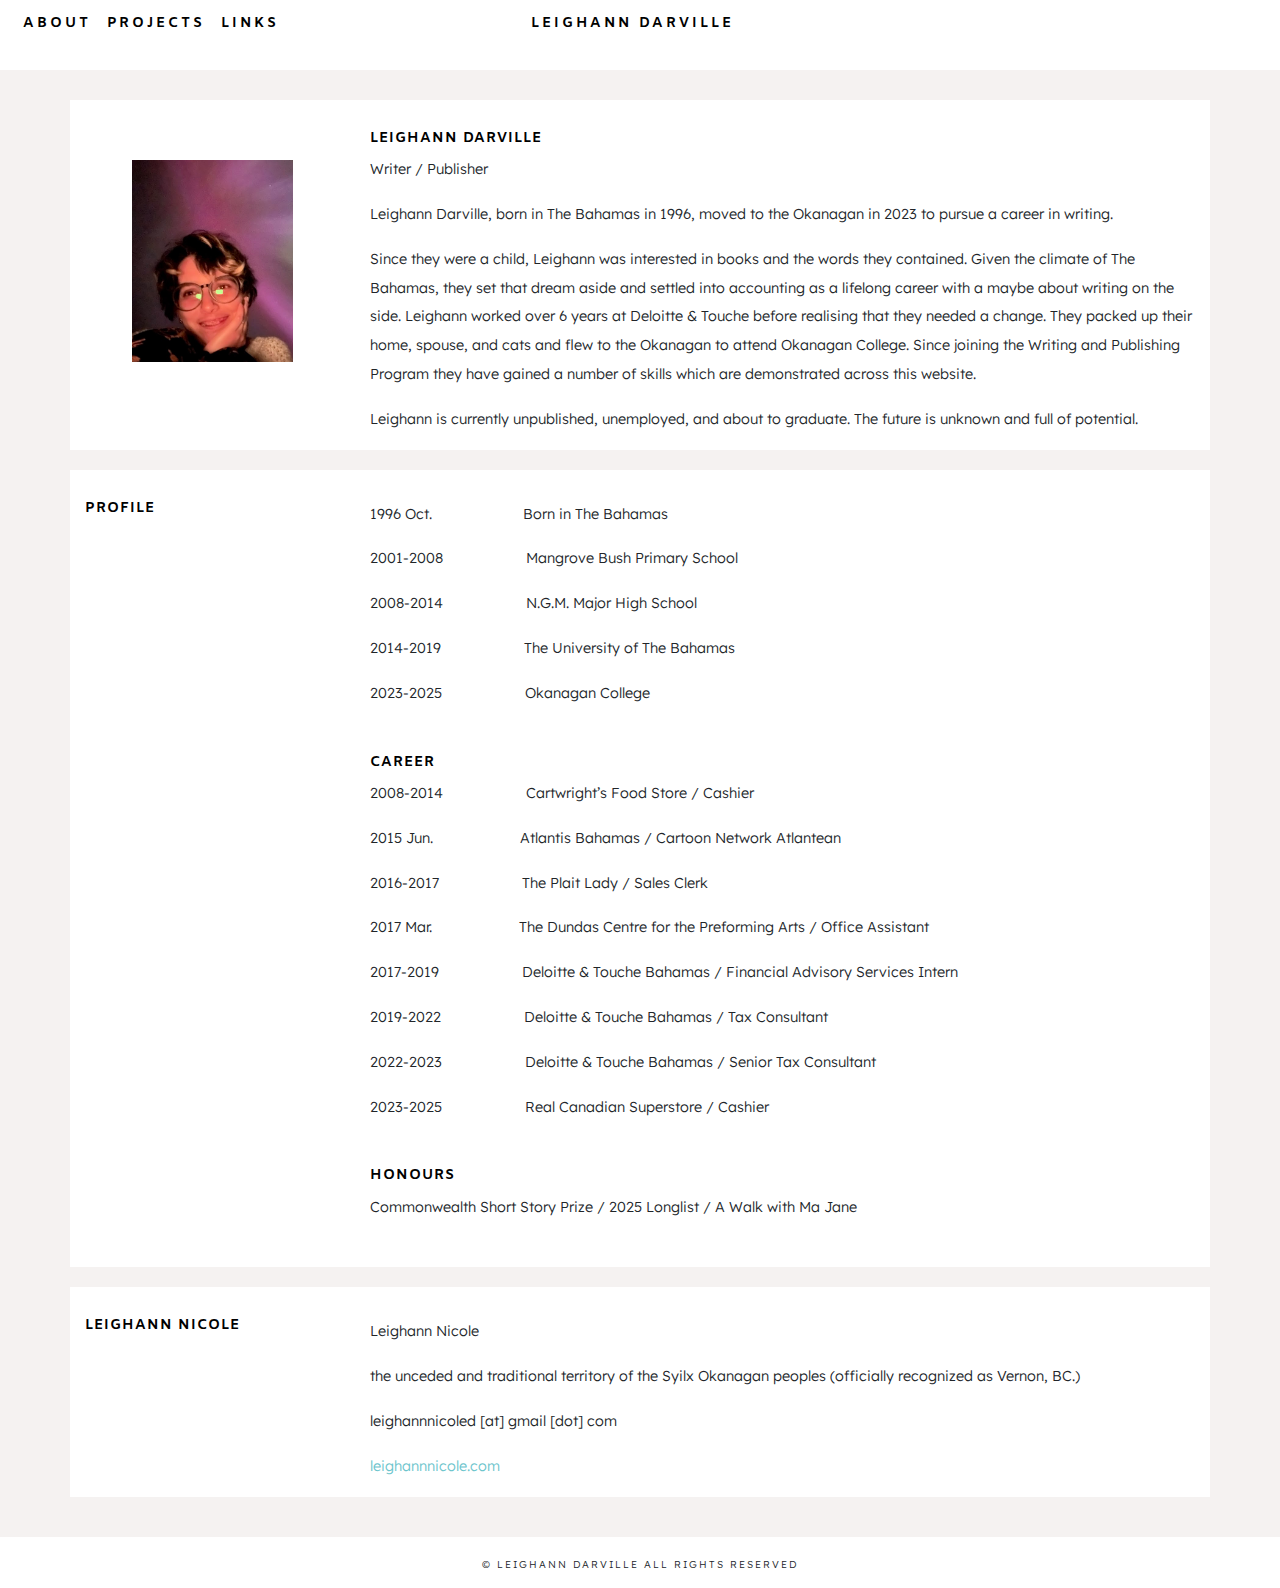
<file: about.html>
<!DOCTYPE html>
<html lang="en">
  <head>
    <meta charset="utf-8">
	<meta http-equiv="X-UA-Compatible" content="IE=edge">
	<meta name="viewport" content="width=device-width, initial-scale=1">
    <title>ABOUT || LEIGHANN DARVILLE</title>
    <!-- Bootstrap -->
	<link href="css/bootstrap-4.4.1.css" rel="stylesheet">
	<link href="custom-styles.css" rel="stylesheet" type="text/css">
	
	  <link rel="preconnect" href="https://fonts.googleapis.com">
	  <link rel="preconnect" href="https://fonts.gstatic.com" crossorigin>
	  <link href="https://fonts.googleapis.com/css2?family=Amiko:wght@400;600;700&family=Lexend:wght@100..900&display=swap" rel="stylesheet">
 
  </head>
  <body style="padding-top: 70px"><!--remove style on pages where you don't need a scroll-->
  	<!-- body code goes here --><!-- #BeginLibraryItem "/Library/nav.lbi" --><nav class="navbar fixed-top navbar-expand-lg navbar-light" style="background-color: white">
		
	<div class="container-fluid">
		
	  <div class="d-flex w-100">
				
	    <button class="navbar-toggler" type="button" data-toggle="collapse" data-target="#navbarSupportedContent1" aria-controls="navbarSupportedContent1" aria-expanded="false" aria-label="Toggle navigation"> <span class="navbar-toggler-icon"></span> </button>

			<div class="navbar-header">			  	
				<a class="navbar-brand" href="index.html">Leighann Darville</a>				
			  </div><!--end of navbar-header-->
				
			<div class="collapse navbar-collapse" id="navbarSupportedContent1">
	      		<ul class="navbar-nav mr-auto">
	        		<li class="nav-item"> <a class="nav-link" href="about.html">About</a> </li>
					<li class="nav-item"> <a class="nav-link" href="projects.html">Projects</a> </li>
	        		<li class="nav-item"> <a class="nav-link" href="links.html">Links</a> </li>
          		</ul>
      		</div><!--end of collaspe-->
			  
	  </div><!--end of d-flex-->
			
	</div><!--end of fluid container-->
		
  	</nav><!--end of navbar--><!-- #EndLibraryItem -->
	  
<div class="container-fluid top-padding" id="gray">
	<div class="container bg-white top-padding">
		<div class="row bottom-margin">
		  
			<aside class="col-md-3 small-pic">			  
	      		<img src="images/profile-pic.jpg" width="527" height="659" alt="picture of leighann under northern lights"/>			
		  	</aside><!--end of aside-->
		  
		<article class="col-md-9">
			<h4>Leighann Darville</h4>
			<p>Writer / Publisher</p>
			<p>Leighann Darville, born in The Bahamas in 1996, moved to the Okanagan in 2023 to pursue a career in writing.</p>
			<p>Since they were a child, Leighann was interested in books and the words they contained. Given the climate of The Bahamas, they set that dream aside and settled into accounting as a lifelong career with a maybe about writing on the side. Leighann worked over 6 years at Deloitte & Touche before realising that they needed a change. They packed up their home, spouse, and cats and flew to the Okanagan to attend Okanagan College. Since joining the Writing and Publishing Program they have gained a number of skills which are demonstrated across this website.</p>
			<p>Leighann is currently unpublished, unemployed, and about to graduate. The future is unknown and full of potential.</p>
	    </article>
		  
    </div><!--end of 2-col row-->		
	</div><!--end of container-->
	  
  	<div class="container bg-white">
		<div class="row bottom-margin top-padding bottom-padding">
		  
		  <aside class="col-md-3">
			  
	      	<h4>Profile</h4>
			
		  </aside>
		  <!--end of aside-->
		  
		  	<article class="col-md-9">
				
				<p>1996 Oct. &nbsp;<span class="tab-space">Born in The Bahamas</span></p>
				<p>2001-2008<span class="tab-space">Mangrove Bush Primary School</span></p>
				<p>2008-2014<span class="tab-space">N.G.M. Major High School</span></p>
				<p>2014-2019<span class="tab-space">The University of The Bahamas</span></p>
				<p>2023-2025<span class="tab-space">Okanagan College</span></p>
				
				<h5>Career</h5>
				
				<p>2008-2014<span class="tab-space">Cartwright’s Food Store / Cashier</span></p>
				<p>2015 Jun. <span class="tab-space">Atlantis Bahamas / Cartoon Network Atlantean</span></p>
				<p>2016-2017<span class="tab-space">The Plait Lady / Sales Clerk</span></p>
				<p>2017 Mar. <span class="tab-space">The Dundas Centre for the Preforming Arts / Office Assistant</span></p>
				<p>2017-2019<span class="tab-space">Deloitte & Touche Bahamas / Financial Advisory Services Intern</span></p>
				<p>2019-2022<span class="tab-space">Deloitte & Touche Bahamas / Tax Consultant</span></p>
				<p>2022-2023<span class="tab-space">Deloitte & Touche Bahamas / Senior Tax Consultant</span></p>
				<p>2023-2025<span class="tab-space">Real Canadian Superstore / Cashier</span></p>
			<h5>Honours</h5>
				<p>Commonwealth Short Story Prize / 2025 Longlist / A Walk with Ma Jane</p>
	    	</article>
		  
    	</div><!--end of 2-col row-->		
	</div><!--end of container-->	  
	  
	  <div class="container bg-white top-padding bottom-margin">
		<div class="row">
		  
		  <aside class="col-md-3">			  
	      	<h4>Leighann Nicole</h4>			
		  </aside>
		  <!--end of aside-->
		  
		  	<article class="col-md-9">
			  <p>Leighann Nicole</p>
				<p>the unceded and traditional territory of the Syilx Okanagan peoples (officially recognized as Vernon, BC.) </p>
				<p>leighannnicoled [at] gmail [dot] com</p>
				<p><a href="https://leighannnicole.com/" target="_blank">leighannnicole.com</a></p>
	    	</article>
		  
    	</div><!--end of 2-col row-->		
	</div><!--end of container-->
	</div><!--end of fluid container--><!-- #BeginLibraryItem "/Library/footer.lbi" --><div class="container-fluid">
	  
    <div class="row footer">
	    <div class="col-md-12">
			<p> &copy; Leighann Darville All Rights Reserved
			</p>
		</div><!--end of one-col-->
    </div><!--end of row footer-->
  </div><!--end of container-fluid--><!-- #EndLibraryItem --><!-- jQuery (necessary for Bootstrap's JavaScript plugins) --> 
	<script src="js/jquery-3.4.1.min.js"></script>

	<!-- Include all compiled plugins (below), or include individual files as needed -->
	<script src="js/popper.min.js"></script> 
  <script src="js/bootstrap-4.4.1.js"></script>
  </body>
</html>
</file>
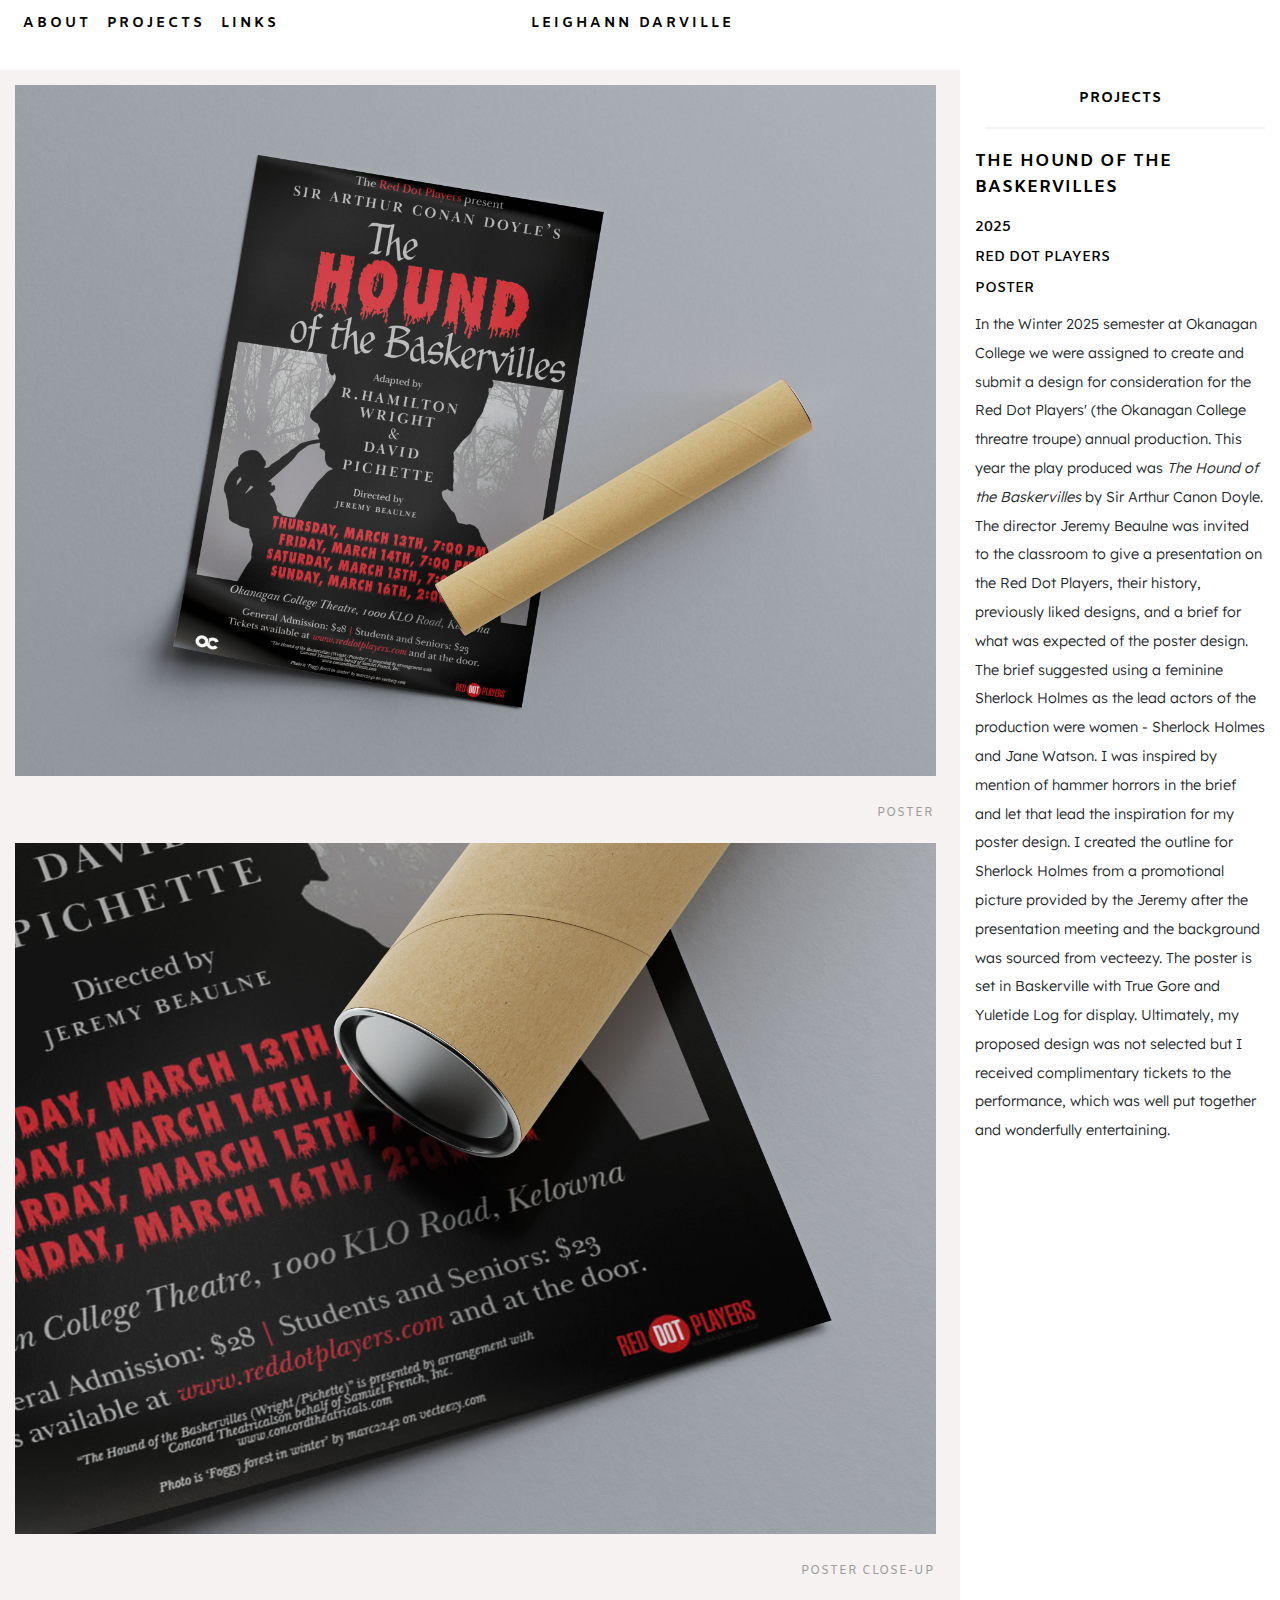
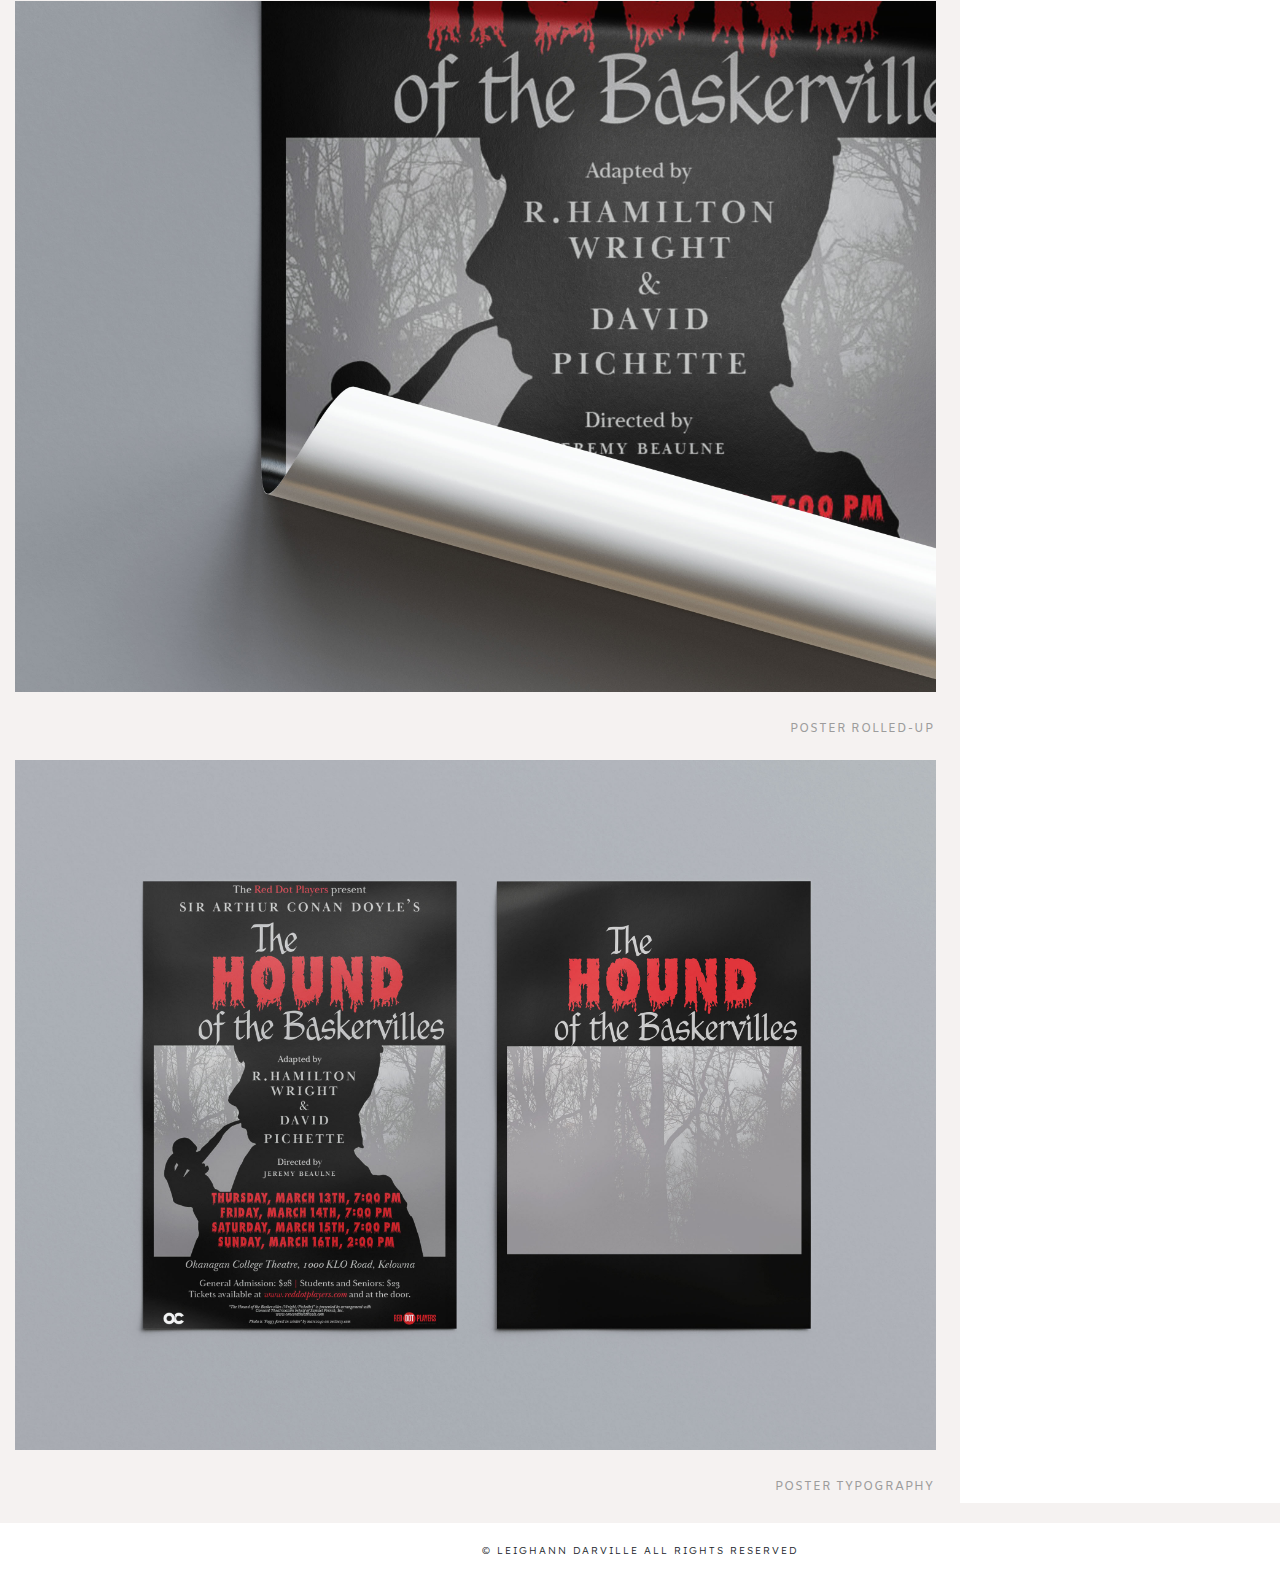
<file: baskervillesposter.html>
<!DOCTYPE html>
<html lang="en">
  <head>
    <meta charset="utf-8">
	<meta http-equiv="X-UA-Compatible" content="IE=edge">
	<meta name="viewport" content="width=device-width, initial-scale=1">
    <title>HOUND OF THE BASKERVILLES || LEIGHANN DARVILLE</title>
    <!-- Bootstrap -->
	<link href="css/bootstrap-4.4.1.css" rel="stylesheet">
	<link href="custom-styles.css" rel="stylesheet" type="text/css">
	
	  <link rel="preconnect" href="https://fonts.googleapis.com">
	  <link rel="preconnect" href="https://fonts.gstatic.com" crossorigin>
	  <link href="https://fonts.googleapis.com/css2?family=Amiko:wght@400;600;700&family=Lexend:wght@100..900&display=swap" rel="stylesheet">
 
  </head>
  <body style="padding-top: 70px"><!--remove style on pages where you don't need a scroll-->
  	<!-- body code goes here --><!-- #BeginLibraryItem "/Library/nav.lbi" --><nav class="navbar fixed-top navbar-expand-lg navbar-light" style="background-color: white">
		
	<div class="container-fluid">
		
	  <div class="d-flex w-100">
				
	    <button class="navbar-toggler" type="button" data-toggle="collapse" data-target="#navbarSupportedContent1" aria-controls="navbarSupportedContent1" aria-expanded="false" aria-label="Toggle navigation"> <span class="navbar-toggler-icon"></span> </button>

			<div class="navbar-header">			  	
				<a class="navbar-brand" href="index.html">Leighann Darville</a>				
			  </div><!--end of navbar-header-->
				
			<div class="collapse navbar-collapse" id="navbarSupportedContent1">
	      		<ul class="navbar-nav mr-auto">
	        		<li class="nav-item"> <a class="nav-link" href="about.html">About</a> </li>
					<li class="nav-item"> <a class="nav-link" href="projects.html">Projects</a> </li>
	        		<li class="nav-item"> <a class="nav-link" href="links.html">Links</a> </li>
          		</ul>
      		</div><!--end of collaspe-->
			  
	  </div><!--end of d-flex-->
			
	</div><!--end of fluid container-->
		
  	</nav><!--end of navbar--><!-- #EndLibraryItem -->
	  
	  <div class="container-fluid" id="gray">
 	  <div class="row">
		  
		  <aside class="col-md-9">			  
	      	<img src="images/baskervillesposter_flat.jpg" width="3000" height="2250" alt=""/>
			  <h5>Poster</h5>
	      	<img src="images/baskervillesposter_close.jpg" width="3000" height="2250" alt=""/>
			  <h5>Poster Close-Up</h5>
	      	<img src="images/baskervillesposter_rolled.jpg" width="3000" height="2250" alt=""/>
			  <h5>Poster Rolled-Up</h5>
	      	<img src="images/baskervillesposter_sidebyside.jpg" width="3000" height="2250" alt=""/>
			  <h5>Poster Typography</h5>
		  </aside><!--end of aside-->
		  
		<article class="col-md-3 bg-white">
		  	<h3>Projects</h3>
			
			<hr>
			
			<h1>The Hound of the Baskervilles</h1>
		    <h2>2025</h2>
			<h2>Red Dot Players</h2>
			<h2>Poster</h2>
			
			<p>In the Winter 2025 semester at Okanagan College we were assigned to create and  submit a design for consideration for the Red Dot Players' (the Okanagan College threatre troupe) annual production. This year the play produced was <em>The Hound of the Baskervilles</em> by Sir Arthur Canon Doyle. The director Jeremy Beaulne was invited to the classroom to give a presentation on the Red Dot Players, their history, previously liked designs, and a brief for what was expected of the poster design. The brief suggested using a feminine Sherlock Holmes as the lead actors of the production were women - Sherlock Holmes and Jane Watson. I was inspired by mention of hammer horrors in the brief and let that lead the inspiration for my poster design. I created the outline for Sherlock Holmes from a promotional picture provided by the Jeremy after the presentation meeting and the background was sourced from vecteezy. The poster is set in Baskerville with True Gore and Yuletide Log for display. Ultimately, my proposed design was not selected but I received complimentary tickets to the performance, which was well put together and wonderfully entertaining.</p>
	    </article><!--end of article-->
		  
    </div><!--end of 2-col row-->
  </div><!--end of container-fluid--><!-- #BeginLibraryItem "/Library/footer.lbi" --><div class="container-fluid">
	  
    <div class="row footer">
	    <div class="col-md-12">
			<p> &copy; Leighann Darville All Rights Reserved
			</p>
		</div><!--end of one-col-->
    </div><!--end of row footer-->
  </div><!--end of container-fluid--><!-- #EndLibraryItem --><!-- jQuery (necessary for Bootstrap's JavaScript plugins) --> 
	<script src="js/jquery-3.4.1.min.js"></script>

	<!-- Include all compiled plugins (below), or include individual files as needed -->
	<script src="js/popper.min.js"></script> 
  <script src="js/bootstrap-4.4.1.js"></script>
  </body>
</html>
</file>
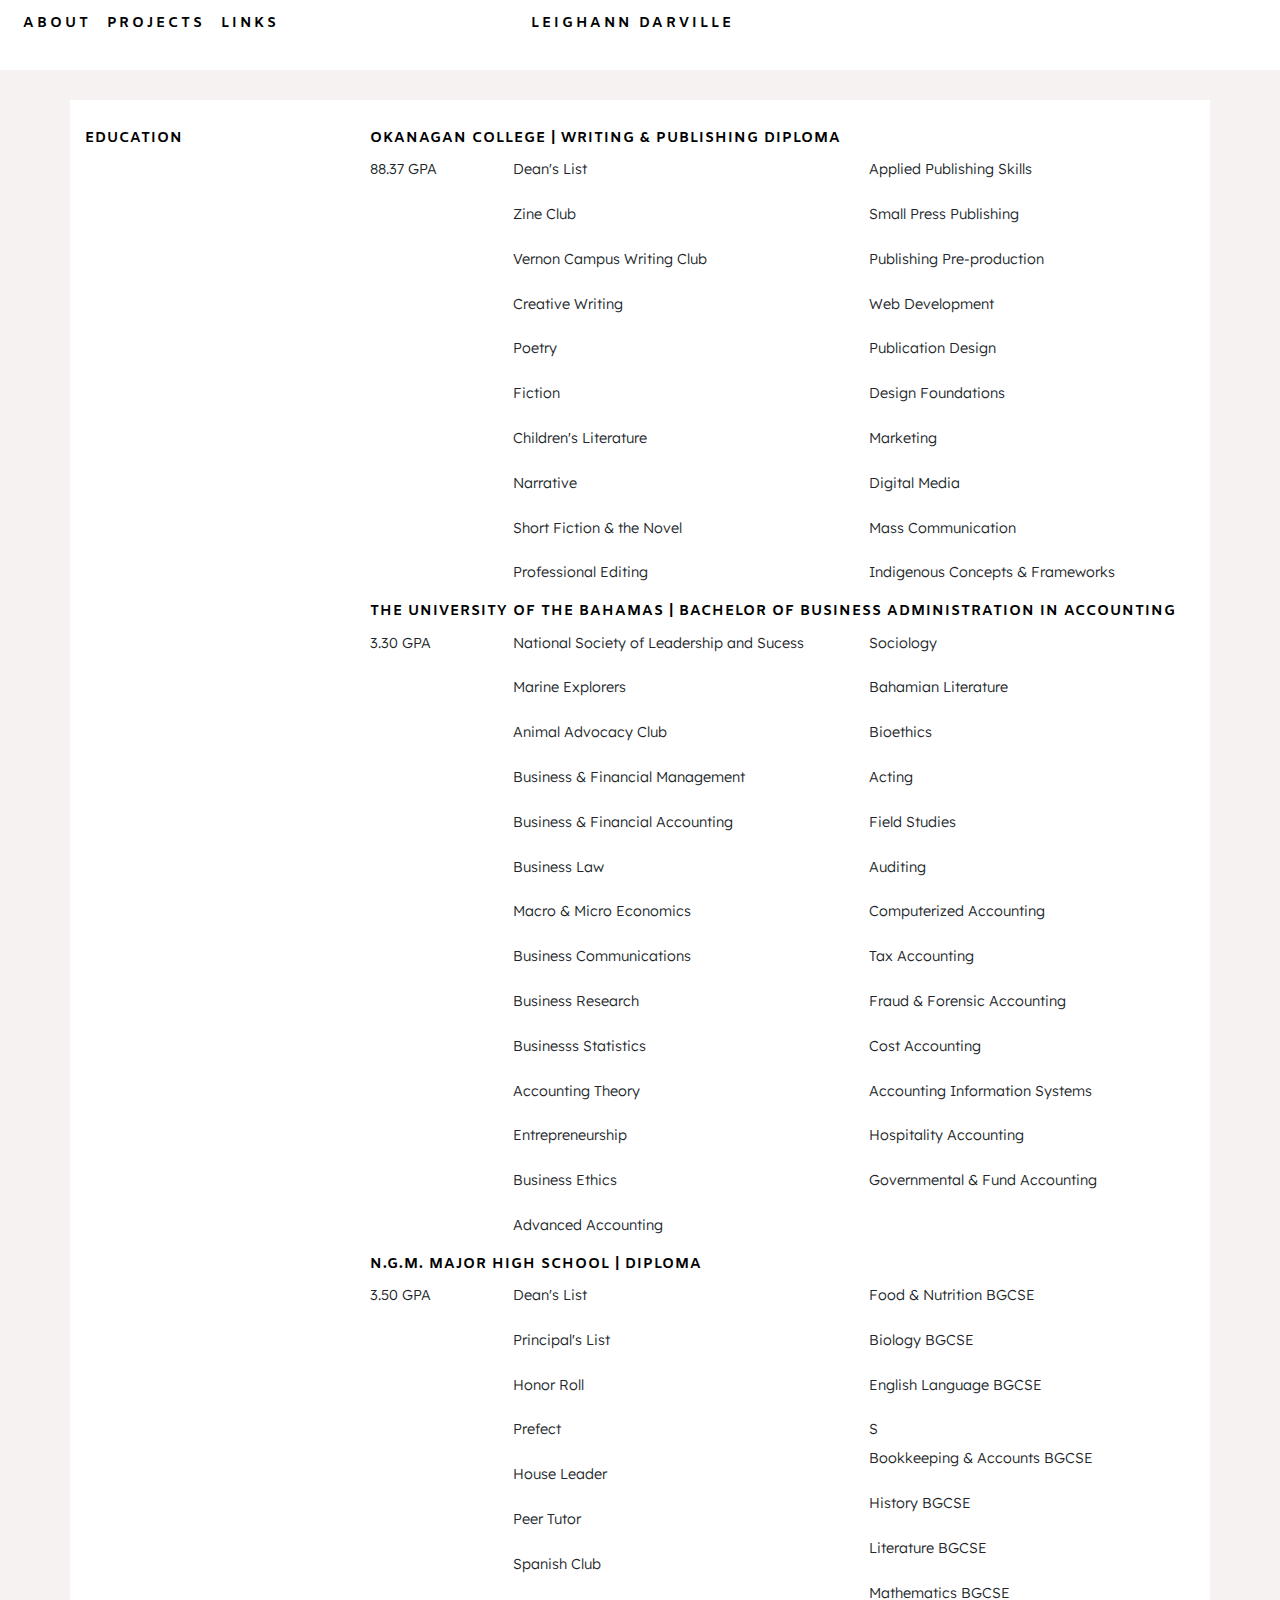
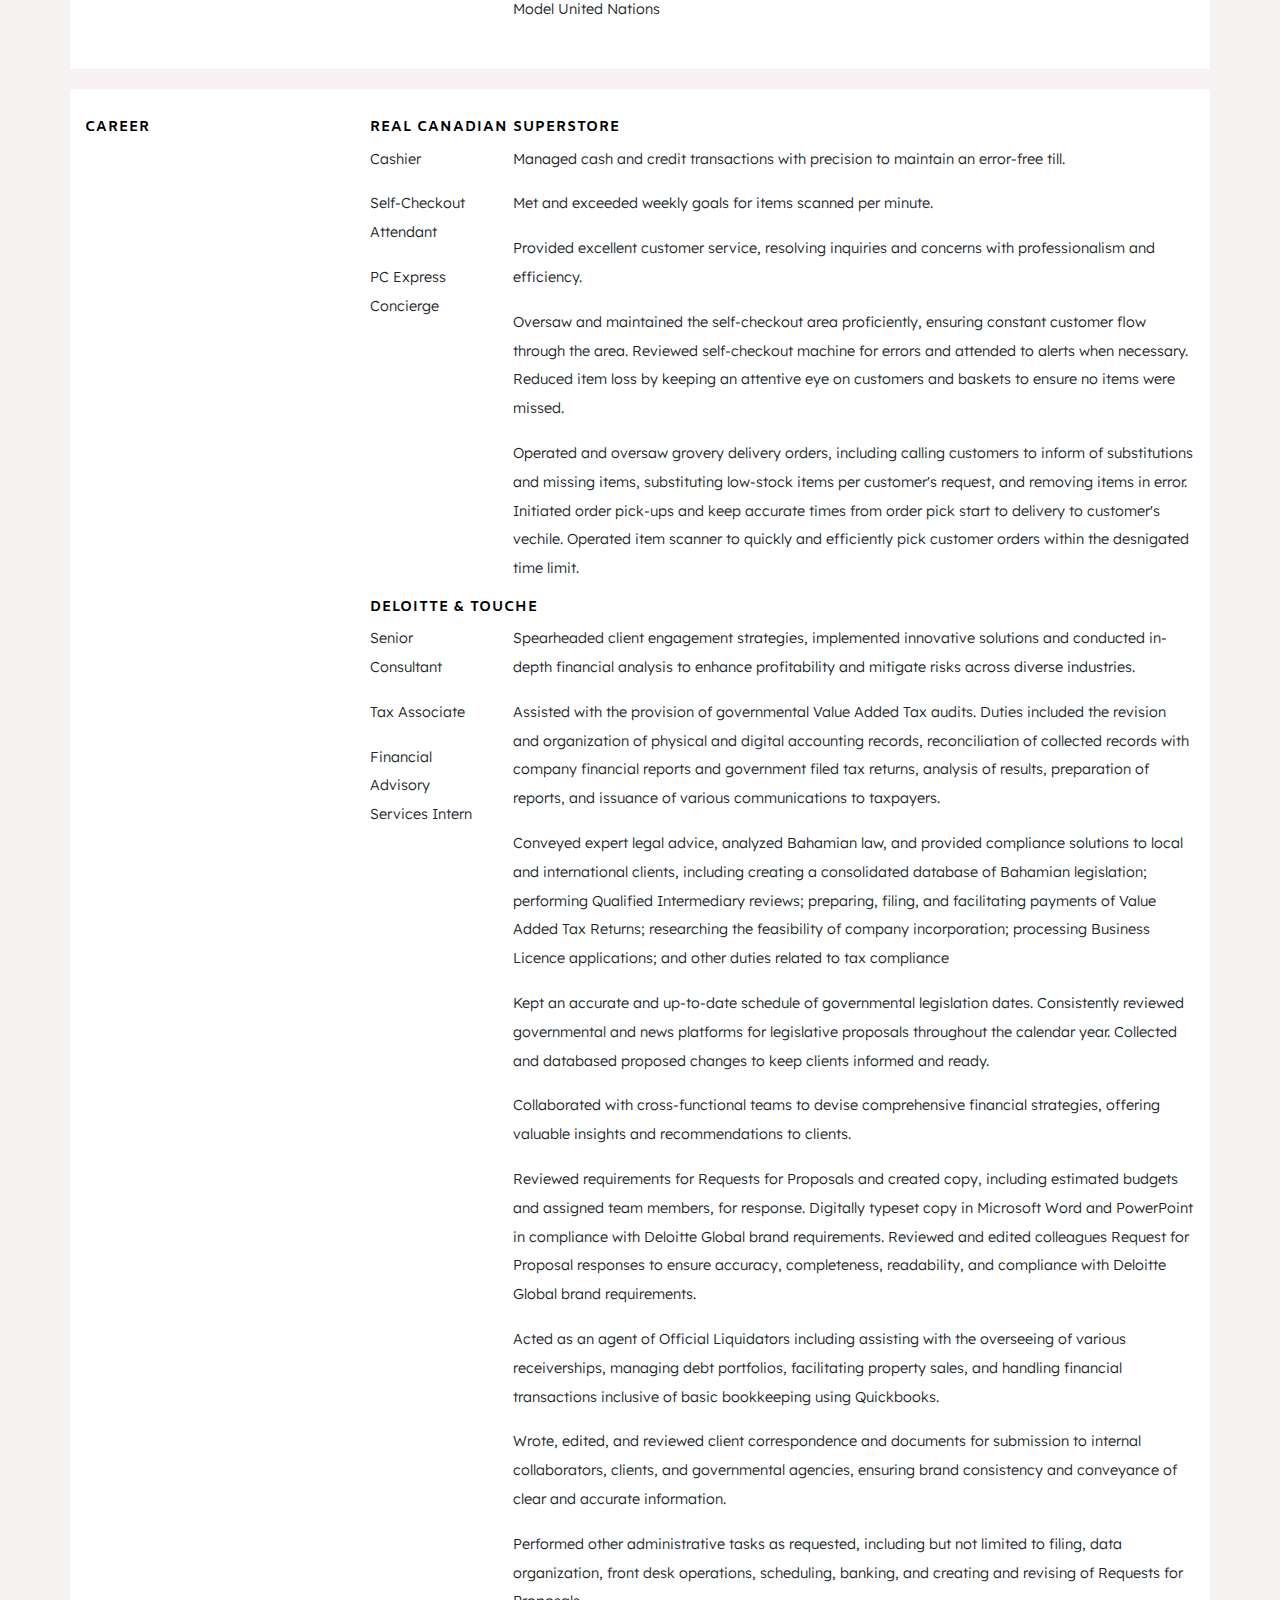
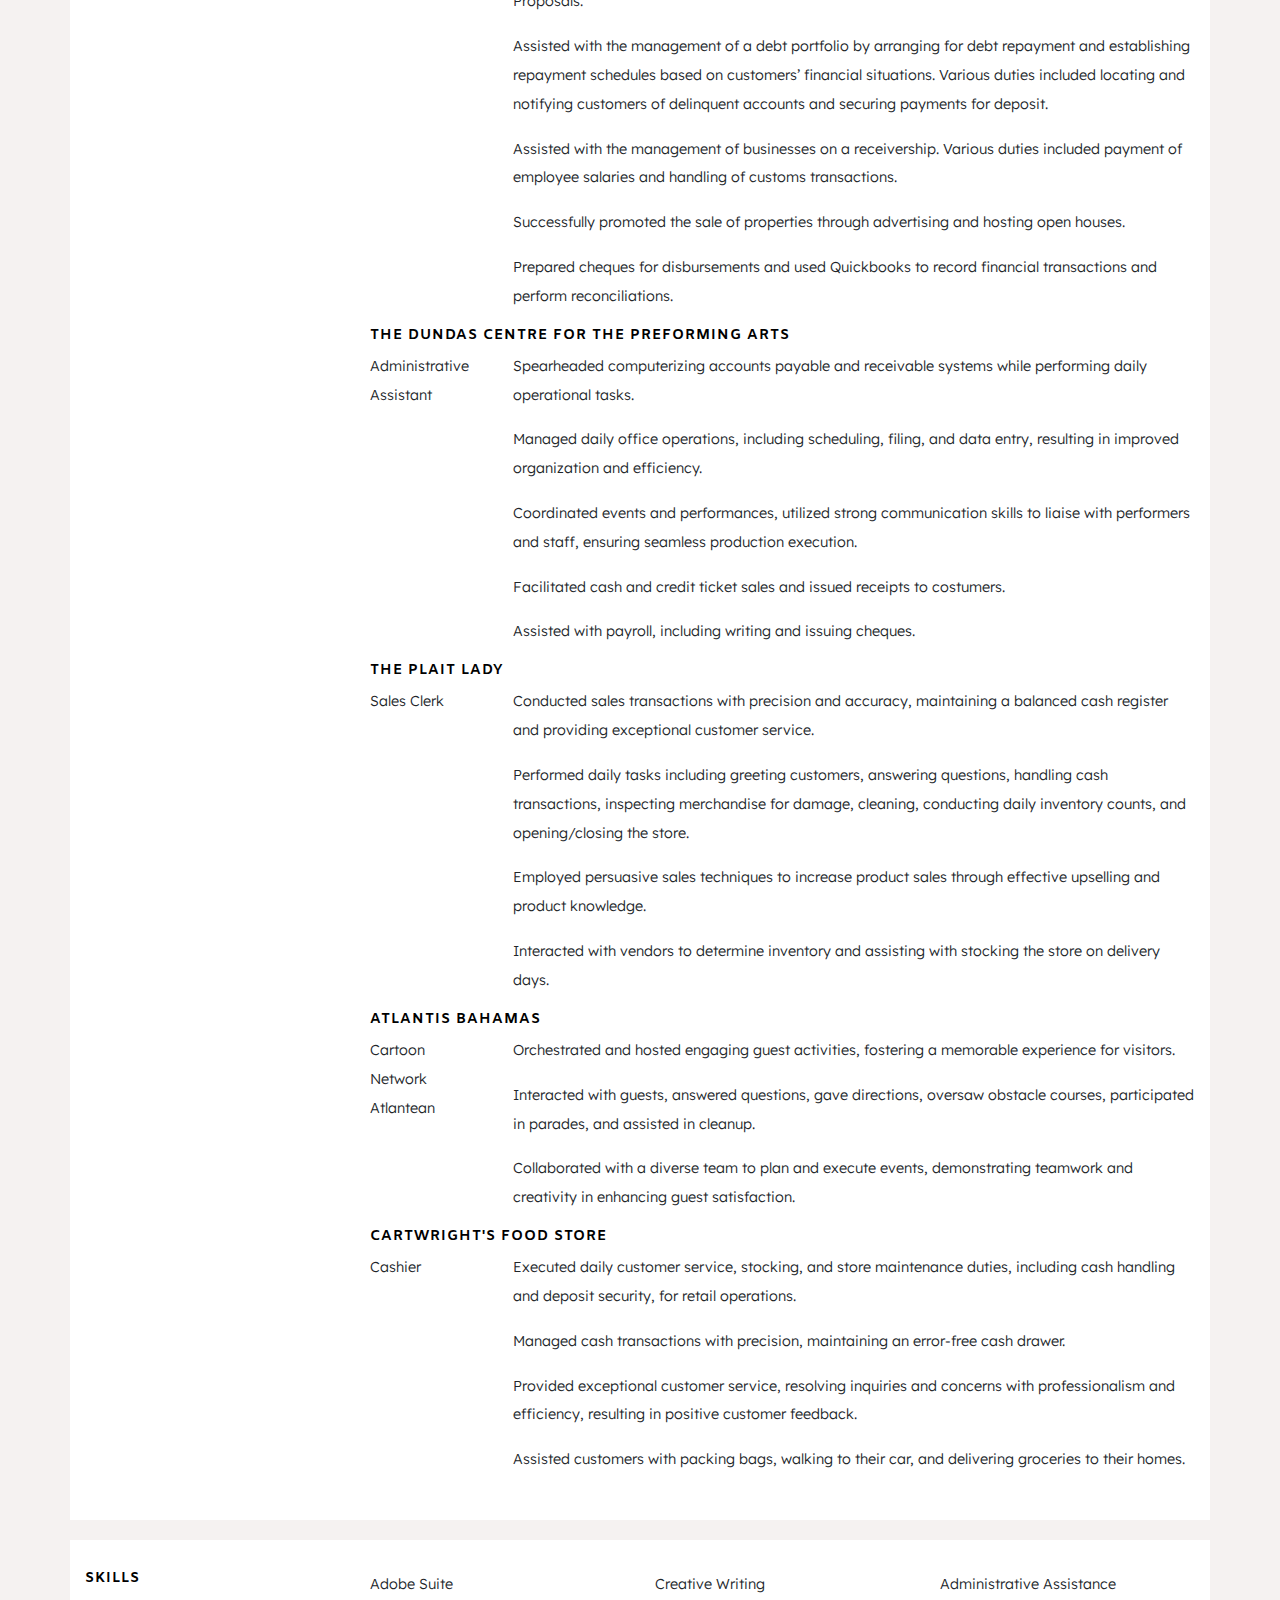
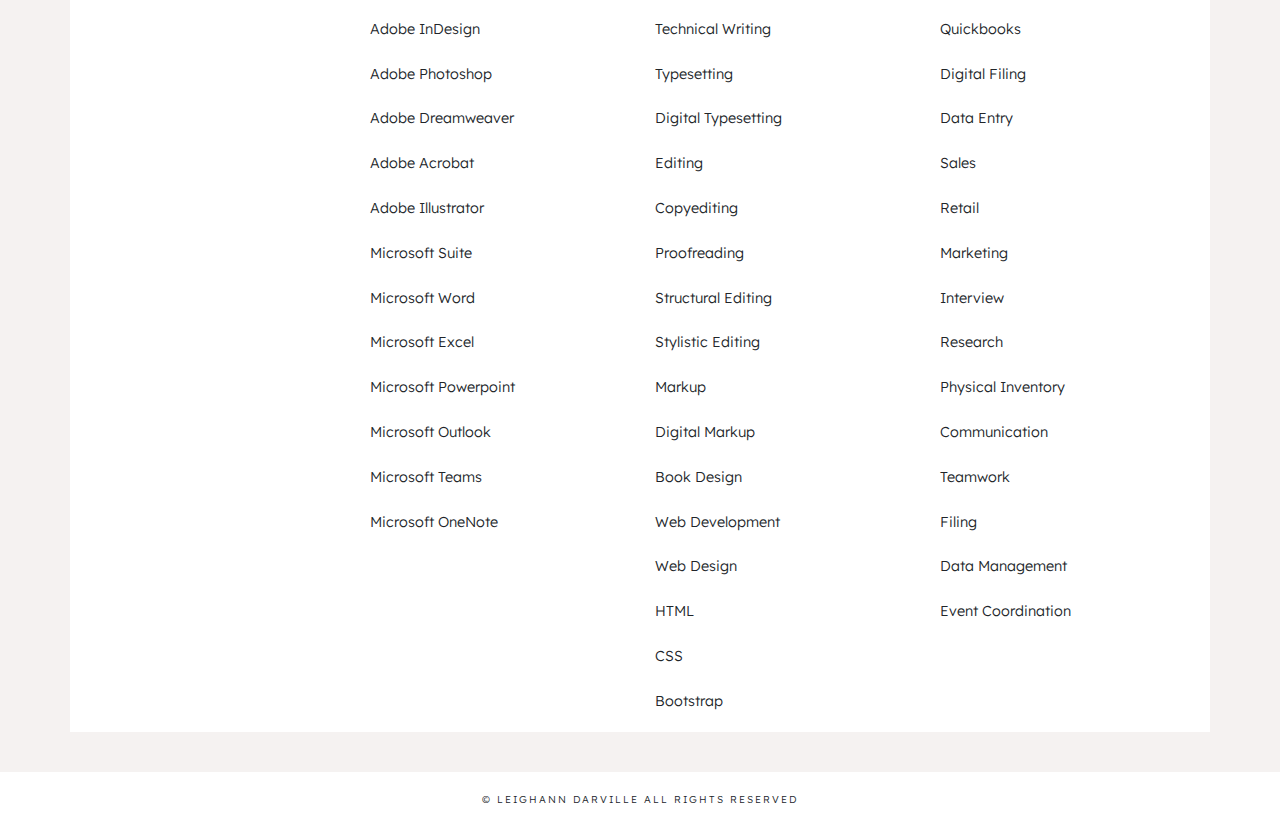
<file: cv.html>
<!DOCTYPE html>
<html lang="en">
  <head>
    <meta charset="utf-8">
	<meta http-equiv="X-UA-Compatible" content="IE=edge">
	<meta name="viewport" content="width=device-width, initial-scale=1">
    <title>CV || LEIGHANN DARVILLE</title>
    <!-- Bootstrap -->
	<link href="css/bootstrap-4.4.1.css" rel="stylesheet">
	<link href="custom-styles.css" rel="stylesheet" type="text/css">
	
	  <link rel="preconnect" href="https://fonts.googleapis.com">
	  <link rel="preconnect" href="https://fonts.gstatic.com" crossorigin>
	  <link href="https://fonts.googleapis.com/css2?family=Amiko:wght@400;600;700&family=Lexend:wght@100..900&display=swap" rel="stylesheet">
 
  </head>
  <body style="padding-top: 70px"><!--remove style on pages where you don't need a scroll-->
  	<!-- body code goes here --><!-- #BeginLibraryItem "/Library/nav.lbi" --><nav class="navbar fixed-top navbar-expand-lg navbar-light" style="background-color: white">
		
	<div class="container-fluid">
		
	  <div class="d-flex w-100">
				
	    <button class="navbar-toggler" type="button" data-toggle="collapse" data-target="#navbarSupportedContent1" aria-controls="navbarSupportedContent1" aria-expanded="false" aria-label="Toggle navigation"> <span class="navbar-toggler-icon"></span> </button>

			<div class="navbar-header">			  	
				<a class="navbar-brand" href="index.html">Leighann Darville</a>				
			  </div><!--end of navbar-header-->
				
			<div class="collapse navbar-collapse" id="navbarSupportedContent1">
	      		<ul class="navbar-nav mr-auto">
	        		<li class="nav-item"> <a class="nav-link" href="about.html">About</a> </li>
					<li class="nav-item"> <a class="nav-link" href="projects.html">Projects</a> </li>
	        		<li class="nav-item"> <a class="nav-link" href="links.html">Links</a> </li>
          		</ul>
      		</div><!--end of collaspe-->
			  
	  </div><!--end of d-flex-->
			
	</div><!--end of fluid container-->
		
  	</nav><!--end of navbar--><!-- #EndLibraryItem -->
	  
<div class="container-fluid top-padding" id="gray">
	<div class="container bg-white">
		<div class="row bottom-margin top-padding bottom-padding">
		  
		  <aside class="col-md-3">
			  
	      	<h4>Education</h4>
			
		  </aside><!--end of aside-->
		  
		  	<article class="col-md-9">
								
				<h4>Okanagan College | Writing & Publishing Diploma</h4>
				
					<div class="row"><!--career row-->
					  <div class="col-md-2"><!--year column-->
						  <p>88.37 GPA</p>
					  </div><!--end of year column-->
					  <div class="col-md-10"><!--description column-->
						 	<div class="row">
					    	<div class="col-md-6">
								<p>Dean's List</p>
								<p>Zine Club</p>
								<p>Vernon Campus Writing Club</p>
								<p>Creative Writing</p>
								<p>Poetry</p>
								<p>Fiction</p>
								<p>Children's Literature</p>
								<p>Narrative</p>
								<p>Short Fiction & the Novel</p>								
								<p>Professional Editing</p>

						  	</div>
					    	<div class="col-md-6">
								<p>Applied Publishing Skills</p>							
								<p>Small Press Publishing</p>
								<p>Publishing Pre-production</p>
								<p>Web Development</p>
								<p>Publication Design</p>
								<p>Design Foundations</p>
								<p>Marketing</p>
								<p>Digital Media</p>
								<p>Mass Communication</p>
								<p>Indigenous Concepts & Frameworks</p>
						  	</div>
				    	</div>
					  </div><!--end of description column-->
				  	</div>
				
				<h4>The University of The Bahamas | Bachelor of Business Administration in Accounting</h4>
				
					<div class="row">
					  <div class="col-md-2"><!--year column-->
						  <p>3.30 GPA</p>
					  </div><!--end of year column-->
					  <div class="col-md-10"><!--description column-->				  					  
						   <div class="row">
					    	<div class="col-md-6">
								<p>National Society of Leadership and Sucess</p>
								<p>Marine Explorers</p>
								<p>Animal Advocacy Club</p>
								<p>Business & Financial Management</p>
								<p>Business & Financial Accounting</p>
								<p>Business Law</p>							
								<p>Macro & Micro Economics</p>
								<p>Business Communications</p>
								<p>Business Research</p>
								<p>Businesss Statistics</p>
								<p>Accounting Theory</p>
								<p>Entrepreneurship</p>
								<p>Business Ethics</p>
								<p>Advanced Accounting</p>
						  	</div>
					    	<div class="col-md-6">
								<p>Sociology</p>
								<p>Bahamian Literature</p>
								<p>Bioethics</p>
								<p>Acting</p>
								<p>Field Studies</p>
								<p>Auditing</p>
								<p>Computerized Accounting</p>
								<p>Tax Accounting</p>
								<p>Fraud & Forensic Accounting</p>
								<p>Cost Accounting</p>
								<p>Accounting Information Systems</p>
								<p>Hospitality Accounting</p>
								<p>Governmental & Fund Accounting</p>
						  	</div>
				    	</div>	  
					  </div><!--end of description column-->
				  	</div>
				
				<h4>N.G.M. Major High School | Diploma</h4>
				
					<div class="row"><!--career row-->
					  <div class="col-md-2"><!--year column-->
						  <p>3.50 GPA</p>
					  </div><!--end of year column-->
					  <div class="col-md-10"><!--description column-->
						 	<div class="row">
					    	<div class="col-md-6">
								<p>Dean's List</p>
								<p>Principal's List</p>
								<p>Honor Roll</p>
								<p>Prefect</p>
								<p>House Leader</p>							
								<p>Peer Tutor</p>
								<p>Spanish Club</p>
								<p>Model United Nations</p>
						  	</div>
					    	<div class="col-md-6">
								<p>Food & Nutrition BGCSE</p>
								<p>Biology BGCSE</p>
								<p>English Language BGCSE</p>S
								<p>Bookkeeping & Accounts BGCSE</p>
								<p>History BGCSE</p>
								<p>Literature BGCSE</p>
								<p>Mathematics BGCSE</p>
						  	</div>
				    	</div>
					  </div><!--end of description column-->
				  	</div>
			</article>
		  
    	</div><!--end of 2-col row-->		
	</div><!--end of container-->	
	
  	<div class="container bg-white">
		<div class="row bottom-margin top-padding bottom-padding">
		  
		  <aside class="col-md-3">
			  
	      	<h4>Career</h4>
			
		  </aside><!--end of aside-->
		  
		  	<article class="col-md-9">
								
				<h4>Real Canadian Superstore</h4>
				
					<div class="row"><!--career row-->
					  <div class="col-md-2"><!--year column-->
						  <p>Cashier</p>
						  <p>Self-Checkout Attendant</p>
						  <p>PC Express Concierge</p>
					  </div><!--end of year column-->
					  <div class="col-md-10"><!--description column-->
						 	<p>Managed cash and credit transactions with precision to maintain an error-free till.</p>
						  	<p>Met and exceeded weekly goals for items scanned per minute.</p>
							<p>Provided excellent customer service, resolving inquiries and concerns with professionalism and efficiency.</p>
					  		<p>Oversaw and maintained the self-checkout area proficiently, ensuring constant customer flow through the area. Reviewed self-checkout machine for errors and attended to alerts when necessary. Reduced item loss by keeping an attentive eye on customers and baskets to ensure no items were missed.</p>
						  	<p>Operated and oversaw grovery delivery orders, including calling customers to inform of substitutions and missing items, substituting low-stock items per customer's request, and removing items in error. Initiated order pick-ups and keep accurate times from order pick start to delivery to customer's vechile. Operated item scanner to quickly and efficiently pick customer orders within the desnigated time limit.</p>
					  </div><!--end of description column-->
				  	</div>
				
				<h4>Deloitte & Touche</h4>
				
					<div class="row">
					  <div class="col-md-2"><!--year column-->
						  <p>Senior Consultant</p>
						  <p>Tax Associate</p>
						  <p>Financial Advisory Services Intern</p>
					  </div><!--end of year column-->
					  <div class="col-md-10"><!--description column-->				  					  
						  <p>Spearheaded client engagement strategies, implemented innovative solutions and conducted in-depth financial analysis to enhance profitability and mitigate risks across diverse industries.</p>
						  
						  <p>Assisted with the provision of governmental Value Added Tax audits. Duties included the revision and organization of physical and digital accounting records, reconciliation of collected records with company financial reports and government filed tax returns, analysis of results, preparation of reports, and issuance of various communications to taxpayers.</p>
						  
						  <p>Conveyed expert legal advice, analyzed Bahamian law, and provided compliance solutions to local and international clients, including creating a consolidated database of Bahamian legislation; performing Qualified Intermediary reviews; preparing, filing, and facilitating payments of Value Added Tax Returns; researching the feasibility of company incorporation; processing Business Licence applications; and other duties related to tax compliance</p>
						  
						  <p>Kept an accurate and up-to-date schedule of governmental legislation dates. Consistently reviewed governmental and news platforms for legislative proposals throughout the calendar year. Collected and databased proposed changes to keep clients informed and ready.</p>
						  
						  <p>Collaborated with cross-functional teams to devise comprehensive financial strategies, offering valuable insights and recommendations to clients.</p>
						  
						  <p>Reviewed requirements for Requests for Proposals and created copy, including estimated budgets and assigned team members, for response. Digitally typeset copy in Microsoft Word and PowerPoint in compliance with Deloitte Global brand requirements. Reviewed and edited colleagues Request for Proposal responses to ensure accuracy, completeness, readability, and compliance with Deloitte Global brand requirements.</p>
						  
						  <p>Acted as an agent of Official Liquidators including assisting with the overseeing of various receiverships, managing debt portfolios, facilitating property sales, and handling financial transactions inclusive of basic bookkeeping using Quickbooks.</p>
						  
						  <p>Wrote, edited, and reviewed client correspondence and documents for submission to internal collaborators, clients, and governmental agencies, ensuring brand consistency and conveyance of clear and accurate information.</p>
						  
						  <p>Performed other administrative tasks as requested, including but not limited to filing, data organization, front desk operations, scheduling, banking, and creating and revising of Requests for Proposals.</p>
						  
						  <p>Assisted with the management of a debt portfolio by arranging for debt repayment and establishing repayment schedules based on customers’ financial situations. Various duties included locating and notifying customers of delinquent accounts and securing payments for deposit.</p>
						  
						  <p>Assisted with the management of businesses on a receivership. Various duties included payment of employee salaries and handling of customs transactions.</p>
						  
						  <p>Successfully promoted the sale of properties through advertising and hosting open houses.</p>
						  
						  <p>Prepared cheques for disbursements and used Quickbooks to record financial transactions and perform reconciliations.</p>						  
					  </div><!--end of description column-->
				  	</div>
				
				<h4>The Dundas Centre for the Preforming Arts</h4>
				
					<div class="row"><!--career row-->
					  <div class="col-md-2"><!--year column-->
						  <p>Administrative Assistant</p>
					  </div><!--end of year column-->
					  <div class="col-md-10"><!--description column-->
						 	<p>Spearheaded computerizing accounts payable and receivable systems while performing daily operational tasks.</p>
						  	<p>Managed daily office operations, including scheduling, filing, and data entry, resulting in improved organization and efficiency.</p>
						  	<p>Coordinated events and performances, utilized strong communication skills to liaise with performers and staff, ensuring seamless production execution.</p>
							<p>Facilitated cash and credit ticket sales and issued receipts to costumers.</p>
							<p>Assisted with payroll, including writing and issuing cheques.</p>
					  </div><!--end of description column-->
				  	</div>
				
				<h4>The Plait Lady</h4>
				
					<div class="row"><!--career row-->
					  <div class="col-md-2"><!--year column-->
						  <p>Sales Clerk</p>
					  </div><!--end of year column-->
					  <div class="col-md-10"><!--description column-->
						 	<p>Conducted sales transactions with precision and accuracy, maintaining a balanced cash register and providing exceptional customer service.</p>
						  	<p>Performed daily tasks including greeting customers, answering questions, handling cash transactions, inspecting merchandise for damage, cleaning, conducting daily inventory counts, and opening/closing the store.</p>
						  	<p>Employed persuasive sales techniques to increase product sales through effective upselling and product knowledge.</p>
						  	<p>Interacted with vendors to determine inventory and assisting with stocking the store on delivery days.</p>
					  </div><!--end of description column-->
				  	</div>
				
				<h4>Atlantis Bahamas</h4>
				
					<div class="row"><!--career row-->
					  <div class="col-md-2"><!--year column-->
						  <p>Cartoon Network Atlantean</p>
					  </div><!--end of year column-->
					  <div class="col-md-10"><!--description column-->
						<p>Orchestrated and hosted engaging guest activities, fostering a memorable experience for visitors.</p>
						<p>Interacted with guests, answered questions, gave directions, oversaw obstacle courses, participated in parades, and assisted in cleanup.</p>
						<p>Collaborated with a diverse team to plan and execute events, demonstrating teamwork and creativity in enhancing guest satisfaction.</p>
					  </div><!--end of description column-->
				  	</div>
				
				<h4>Cartwright's Food Store</h4>
				
					<div class="row"><!--career row-->
					  <div class="col-md-2"><!--year column-->
						  <p>Cashier</p>
					  </div><!--end of year column-->
					  <div class="col-md-10"><!--description column-->
						<p>Executed daily customer service, stocking, and store maintenance duties, including cash handling and deposit security, for retail operations.</p>
						  <p>Managed cash transactions with precision, maintaining an error-free cash drawer.</p>
						  <p>Provided exceptional customer service, resolving inquiries and concerns with professionalism and efficiency, resulting in positive customer feedback.</p>
						  <p>Assisted customers with packing bags, walking to their car, and delivering groceries to their homes.</p>
					  </div><!--end of description column-->
				  	</div>	
	    	</article>
		  
    	</div><!--end of 2-col row-->		
	</div><!--end of container-->	  
	  
	  <div class="container bg-white top-padding bottom-margin">
		<div class="row">
		  
		  <aside class="col-md-3">			  
	      	<h4>Skills</h4>			
		  </aside>
		  <!--end of aside-->
		  
		  	<article class="col-md-9">
			  <div class="row">
			    <div class="col-md-4">
					<p>Adobe Suite</p>
					<p>Adobe InDesign</p>
					<p>Adobe Photoshop</p>
					<p>Adobe Dreamweaver</p>
					<p>Adobe Acrobat</p>
					<p>Adobe Illustrator</p>
					<p>Microsoft Suite</p>
					<p>Microsoft Word</p>
					<p>Microsoft Excel</p>
					<p>Microsoft Powerpoint</p>
					<p>Microsoft Outlook</p>
					<p>Microsoft Teams</p>
					<p>Microsoft OneNote</p>
				</div><!--end of column one-->
			    <div class="col-md-4">
					<p>Creative Writing</p>
					<p>Technical Writing</p>
					<p>Typesetting</p>
					<p>Digital Typesetting</p>
					<p>Editing</p>
					<p>Copyediting</p>
					<p>Proofreading</p>
					<p>Structural Editing</p>
					<p>Stylistic Editing</p>
					<p>Markup</p>
					<p>Digital Markup</p>
					<p>Book Design</p>
					<p>Web Development</p>
					<p>Web Design</p>
					<p>HTML</p>
					<p>CSS</p>
					<p>Bootstrap</p>
				</div>
			    <div class="col-md-4">
					<p>Administrative Assistance</p>
					<p>Quickbooks</p>
					<p>Digital Filing</p>
					<p>Data Entry</p>
					<p>Sales</p>
					<p>Retail</p>
					<p>Marketing</p>
					<p>Interview</p>
					<p>Research</p>
					<p>Physical Inventory</p>
					<p>Communication</p>
					<p>Teamwork</p>
					<p>Filing</p>
					<p>Data Management</p>
					<p>Event Coordination</p>				
				</div>
		      </div>
            </article>
		  
    	</div><!--end of 2-col row-->		
	</div><!--end of container-->
	</div><!--end of fluid container--><!-- #BeginLibraryItem "/Library/footer.lbi" --><div class="container-fluid">
	  
    <div class="row footer">
	    <div class="col-md-12">
			<p> &copy; Leighann Darville All Rights Reserved
			</p>
		</div><!--end of one-col-->
    </div><!--end of row footer-->
  </div><!--end of container-fluid--><!-- #EndLibraryItem --><!-- jQuery (necessary for Bootstrap's JavaScript plugins) --> 
	<script src="js/jquery-3.4.1.min.js"></script>

	<!-- Include all compiled plugins (below), or include individual files as needed -->
	<script src="js/popper.min.js"></script> 
  <script src="js/bootstrap-4.4.1.js"></script>
  </body>
</html>
</file>
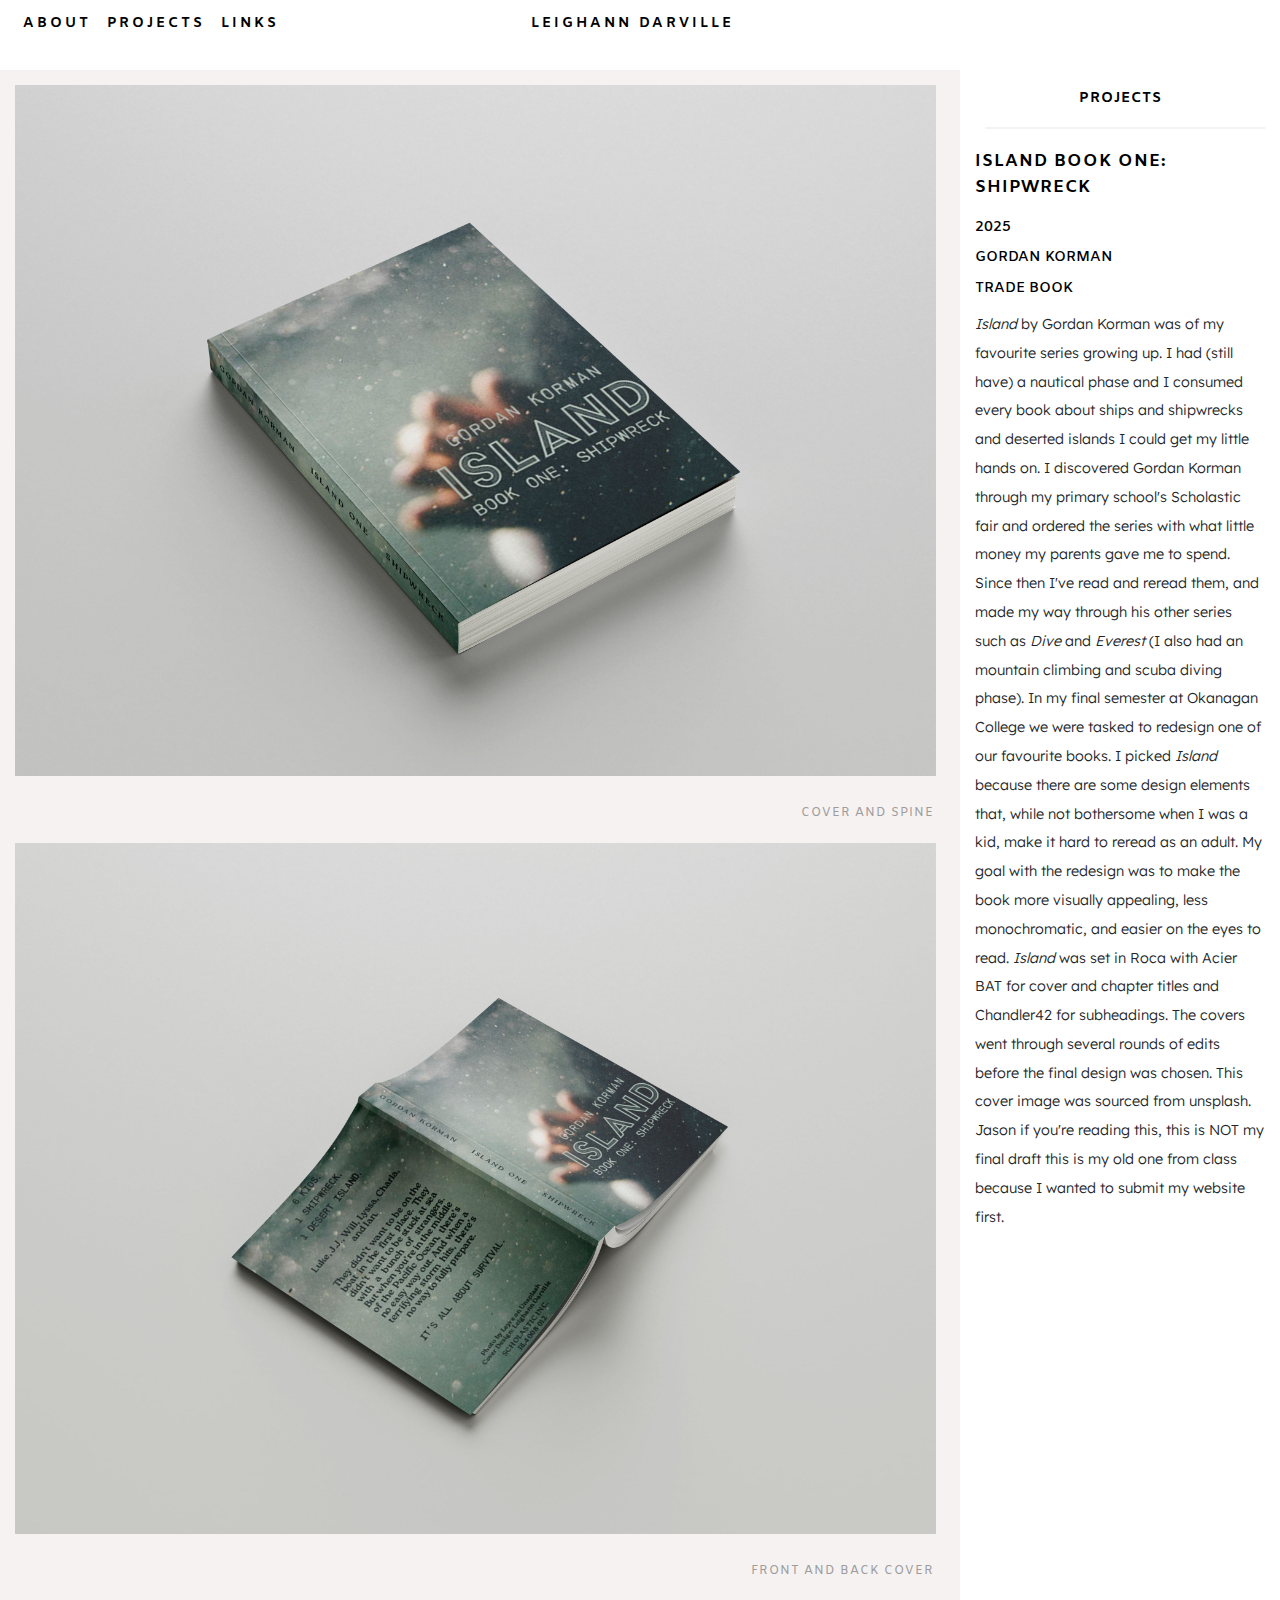
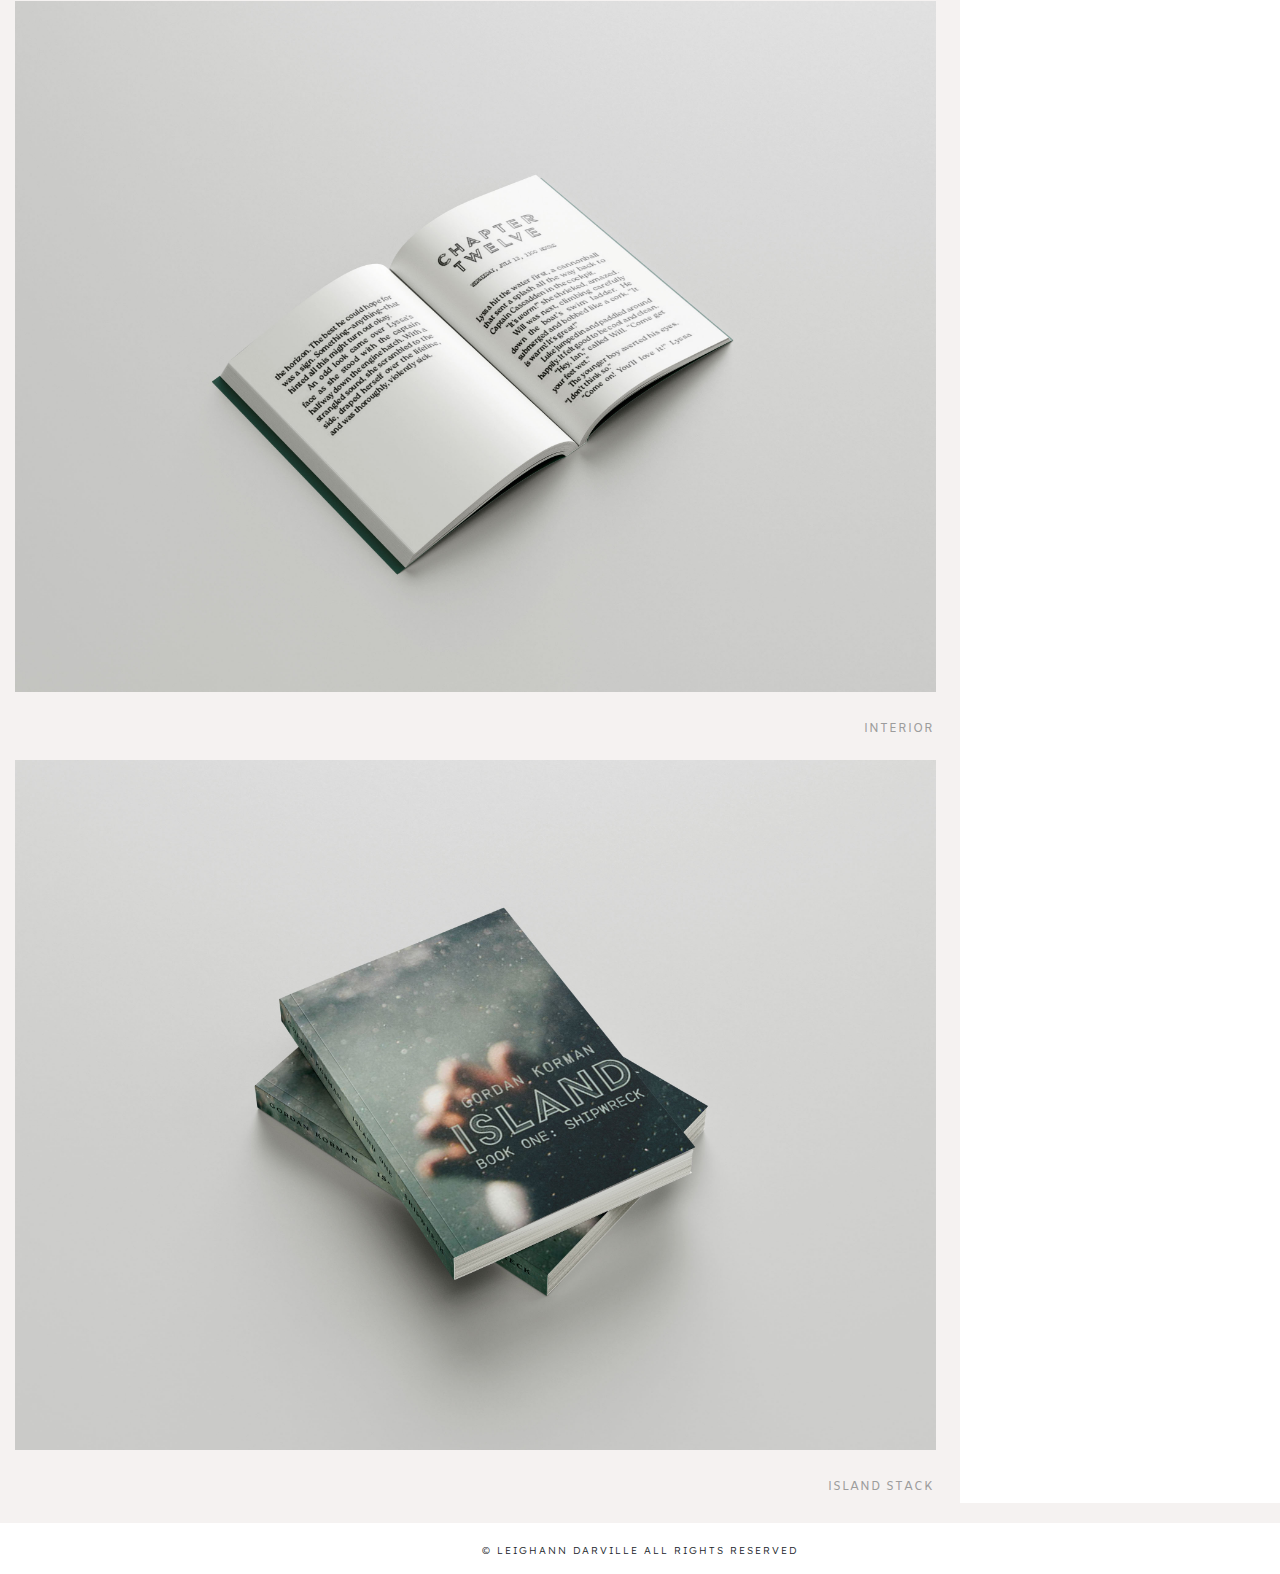
<file: island.html>
<!DOCTYPE html>
<html lang="en">
  <head>
    <meta charset="utf-8">
	<meta http-equiv="X-UA-Compatible" content="IE=edge">
	<meta name="viewport" content="width=device-width, initial-scale=1">
    <title>ISLAND || LEIGHANN DARVILLE</title>
    <!-- Bootstrap -->
	<link href="css/bootstrap-4.4.1.css" rel="stylesheet">
	<link href="custom-styles.css" rel="stylesheet" type="text/css">
	
	  <link rel="preconnect" href="https://fonts.googleapis.com">
	  <link rel="preconnect" href="https://fonts.gstatic.com" crossorigin>
	  <link href="https://fonts.googleapis.com/css2?family=Amiko:wght@400;600;700&family=Lexend:wght@100..900&display=swap" rel="stylesheet">
 
  </head>
  <body style="padding-top: 70px"><!--remove style on pages where you don't need a scroll-->
  	<!-- body code goes here --><!-- #BeginLibraryItem "/Library/nav.lbi" --><nav class="navbar fixed-top navbar-expand-lg navbar-light" style="background-color: white">
		
	<div class="container-fluid">
		
	  <div class="d-flex w-100">
				
	    <button class="navbar-toggler" type="button" data-toggle="collapse" data-target="#navbarSupportedContent1" aria-controls="navbarSupportedContent1" aria-expanded="false" aria-label="Toggle navigation"> <span class="navbar-toggler-icon"></span> </button>

			<div class="navbar-header">			  	
				<a class="navbar-brand" href="index.html">Leighann Darville</a>				
			  </div><!--end of navbar-header-->
				
			<div class="collapse navbar-collapse" id="navbarSupportedContent1">
	      		<ul class="navbar-nav mr-auto">
	        		<li class="nav-item"> <a class="nav-link" href="about.html">About</a> </li>
					<li class="nav-item"> <a class="nav-link" href="projects.html">Projects</a> </li>
	        		<li class="nav-item"> <a class="nav-link" href="links.html">Links</a> </li>
          		</ul>
      		</div><!--end of collaspe-->
			  
	  </div><!--end of d-flex-->
			
	</div><!--end of fluid container-->
		
  	</nav><!--end of navbar--><!-- #EndLibraryItem --><div class="container-fluid" id="gray">
 	  <div class="row">
		  
		  <aside class="col-md-9">			  
	      	<img src="images/island_cover-spine.jpg" width="3000" height="2250" alt="cover and spine of island book"/>
			  <h5>Cover and Spine</h5>
			<img src="images/island_fullcover.jpg" width="3000" height="2250" alt="front, back, and spin of island book"/>
			  <h5>Front and Back Cover</h5>
	      	<img src="images/island_insidespread.jpg" width="3000" height="2250" alt="interior spread of island book"/>
			  <h5>Interior</h5>
	      	<img src="images/island_stack.jpg" width="3000" height="2250" alt="stack of island books"/>
			  <h5>Island Stack</h5>
		  </aside><!--end of aside-->
		  
		<article class="col-md-3 bg-white">
		  	<h3>Projects</h3>
			<hr>
			<h1>Island Book One: Shipwreck</h1>
		    <h2>2025</h2>
			<h2>Gordan Korman</h2>
			<h2>Trade Book</h2>
			<p><em>Island</em> by Gordan Korman was of my favourite series growing up. I had (still have) a nautical phase and I consumed every book about ships and shipwrecks and deserted islands I could get my little hands on. I discovered Gordan Korman through my primary school's Scholastic fair and ordered the series with what little money my parents gave me to spend. Since then I've read and reread them, and made my way through his other series such as <em>Dive</em> and <em>Everest</em> (I also had an mountain climbing and scuba diving phase). In my final semester at Okanagan College we were tasked to redesign one of our favourite books. I picked <em>Island</em> because there are some design elements that, while not bothersome when I was a kid, make it hard to reread as an adult. My goal with the redesign was to make the book more visually appealing, less monochromatic, and easier on the eyes to read. <em>Island</em> was set in Roca with Acier BAT for cover and chapter titles and Chandler42 for subheadings. The covers went through several rounds of edits before the final design was chosen. This cover image was sourced from unsplash. Jason if you're reading this, this is NOT my final draft this is my old one from class because I wanted to submit my website first.</p>
	    </article><!--end of article-->
		  
    </div><!--end of 2-col row-->
  </div><!--end of container-fluid--><!-- #BeginLibraryItem "/Library/footer.lbi" --><div class="container-fluid">
	  
    <div class="row footer">
	    <div class="col-md-12">
			<p> &copy; Leighann Darville All Rights Reserved
			</p>
		</div><!--end of one-col-->
    </div><!--end of row footer-->
  </div><!--end of container-fluid--><!-- #EndLibraryItem --><!-- jQuery (necessary for Bootstrap's JavaScript plugins) --> 
	<script src="js/jquery-3.4.1.min.js"></script>

	<!-- Include all compiled plugins (below), or include individual files as needed -->
	<script src="js/popper.min.js"></script> 
  <script src="js/bootstrap-4.4.1.js"></script>
  </body>
</html>
</file>
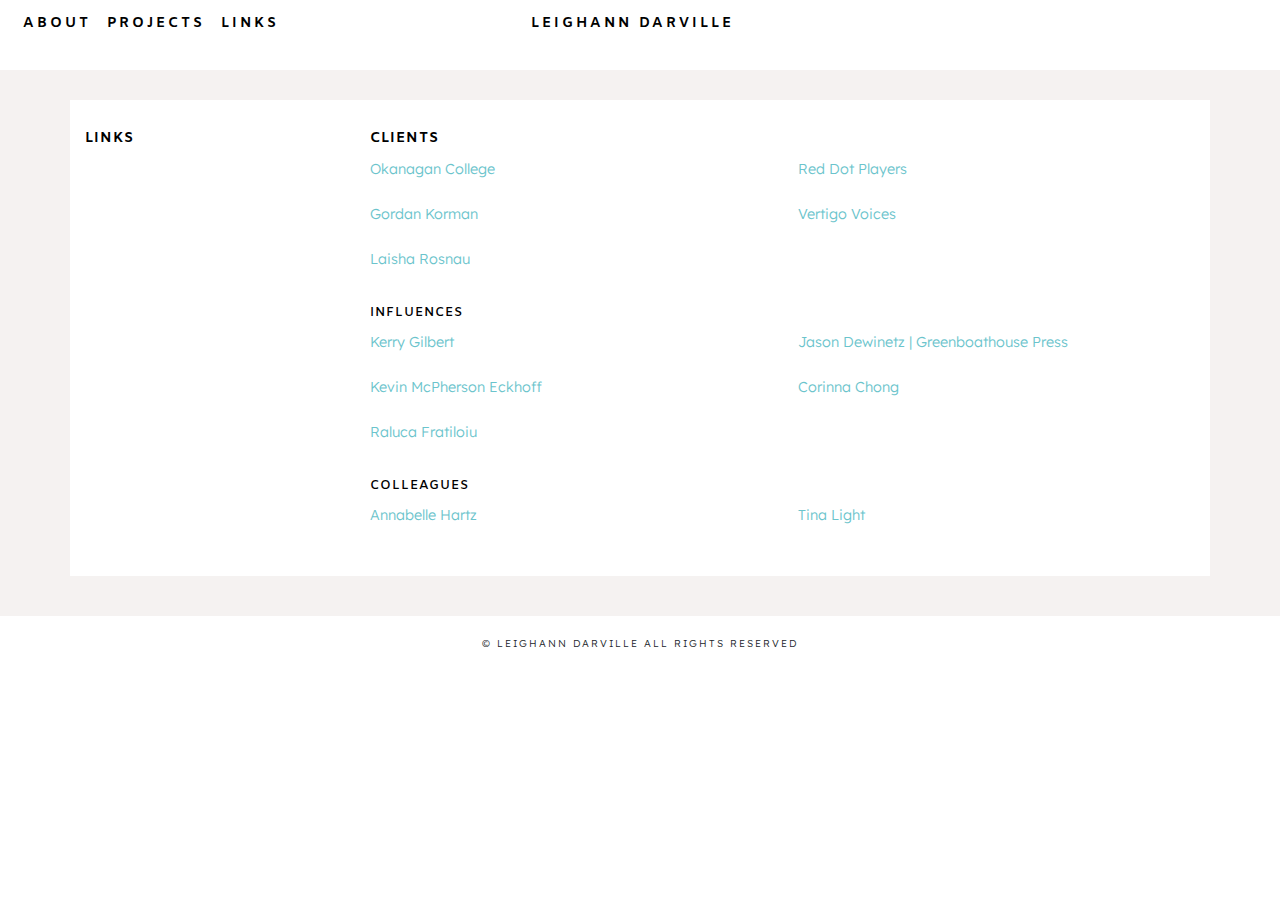
<file: links.html>
<!DOCTYPE html>
<html lang="en">
  <head>
    <meta charset="utf-8">
	<meta http-equiv="X-UA-Compatible" content="IE=edge">
	<meta name="viewport" content="width=device-width, initial-scale=1">
    <title>LINKS || LEIGHANN DARVILLE</title>
    <!-- Bootstrap -->
	<link href="css/bootstrap-4.4.1.css" rel="stylesheet">
	<link href="custom-styles.css" rel="stylesheet" type="text/css">
	
	  <link rel="preconnect" href="https://fonts.googleapis.com">
	  <link rel="preconnect" href="https://fonts.gstatic.com" crossorigin>
	  <link href="https://fonts.googleapis.com/css2?family=Amiko:wght@400;600;700&family=Lexend:wght@100..900&display=swap" rel="stylesheet">
 
  </head>
  <body style="padding-top: 70px"><!--remove style on pages where you don't need a scroll-->
  	<!-- body code goes here --><!-- #BeginLibraryItem "/Library/nav.lbi" --><nav class="navbar fixed-top navbar-expand-lg navbar-light" style="background-color: white">
		
	<div class="container-fluid">
		
	  <div class="d-flex w-100">
				
	    <button class="navbar-toggler" type="button" data-toggle="collapse" data-target="#navbarSupportedContent1" aria-controls="navbarSupportedContent1" aria-expanded="false" aria-label="Toggle navigation"> <span class="navbar-toggler-icon"></span> </button>

			<div class="navbar-header">			  	
				<a class="navbar-brand" href="index.html">Leighann Darville</a>				
			  </div><!--end of navbar-header-->
				
			<div class="collapse navbar-collapse" id="navbarSupportedContent1">
	      		<ul class="navbar-nav mr-auto">
	        		<li class="nav-item"> <a class="nav-link" href="about.html">About</a> </li>
					<li class="nav-item"> <a class="nav-link" href="projects.html">Projects</a> </li>
	        		<li class="nav-item"> <a class="nav-link" href="links.html">Links</a> </li>
          		</ul>
      		</div><!--end of collaspe-->
			  
	  </div><!--end of d-flex-->
			
	</div><!--end of fluid container-->
		
  	</nav><!--end of navbar--><!-- #EndLibraryItem -->
	  
<div class="container-fluid top-padding" id="gray">
  	<div class="container bg-white">
		<div class="row bottom-margin top-padding bottom-padding">
		  
		  <aside class="col-md-3">
			  
	      	<h4>Links</h4>
			
		  </aside>
		  <!--end of aside-->
		  
		  	<article class="col-md-9">
				<h4>Clients</h4>
				<div class="row">
				  <div class="col-md-6">
					  <p><a href="https://www.okanagan.bc.ca/" target="_blank">Okanagan College</a></p>
					  <p><a href="https://gordonkorman.com/" target="_blank">Gordan Korman</a></p>
					  <p><a href="https://www.instagram.com/laisha_land/" target="_blank">Laisha Rosnau</a></p>
				  </div><!--end of col-one-->
				  <div class="col-md-6">
					  <p><a href="https://www.reddotplayers.com/" target="_blank">Red Dot Players</a></p>
					  <p><a href="https://www.vernonmorningstar.com/entertainment/vertigo-voices-marks-its-return-to-vernon-gallery-3286604" target="_blank">Vertigo Voices</a></p>
				  </div>
			  	</div><!--end of 2-col row-->
				
			  <h6>Influences</h6>
				<div class="row">
				  <div class="col-md-6">
					  <p><a href="https://kerrygilbert.ca/" target="_blank">Kerry Gilbert</a></p>
					  <p><a href="https://www.poetrycanada.org/digital-library-archive/kevin-mcpherson-eckhoff" target="_blank">Kevin McPherson Eckhoff</a></p>
					  <p><a href="https://ralucafrati.com/" target="_blank">Raluca Fratiloiu</a></p>					   
				  </div><!--end of col-one-->
				  <div class="col-md-6">
					  <p><a href="https://www.greenboathouse.com/index.html" target="_blank">Jason Dewinetz | Greenboathouse Press</a></p>
					  <p><a href="http://www.corinnachong.com/" target="_blank">Corinna Chong</a></p><!--not sure why this isn't opening i asked corinna in case she knew but the link is acting weird hannah had the same problem. left in in case she can find out what's wrong and it gets fixed-->
				  </div>
			  	</div><!--end of 2-col row-->
				
				 <h6>Colleagues</h6>
				<div class="row">
				  <div class="col-md-6">
					  <p><a href="https://www.instagram.com/annabellehartz/" target="_blank">Annabelle Hartz</a></p>
				  </div><!--end of col-one-->
				  <div class="col-md-6">
					 <p><a href="https://www.instagram.com/light.beaner/" target="_blank">Tina Light</a></p>
				  </div>
			  	</div><!--end of 2-col row-->
    	  </article>
		  
    	</div><!--end of 2-col row-->		
	</div><!--end of container-->	  
	</div><!--end of fluid container--><!-- #BeginLibraryItem "/Library/footer.lbi" --><div class="container-fluid">
	  
    <div class="row footer">
	    <div class="col-md-12">
			<p> &copy; Leighann Darville All Rights Reserved
			</p>
		</div><!--end of one-col-->
    </div><!--end of row footer-->
  </div><!--end of container-fluid--><!-- #EndLibraryItem --><!-- jQuery (necessary for Bootstrap's JavaScript plugins) --> 
	<script src="js/jquery-3.4.1.min.js"></script>

	<!-- Include all compiled plugins (below), or include individual files as needed -->
	<script src="js/popper.min.js"></script> 
  <script src="js/bootstrap-4.4.1.js"></script>
  </body>
</html>
</file>
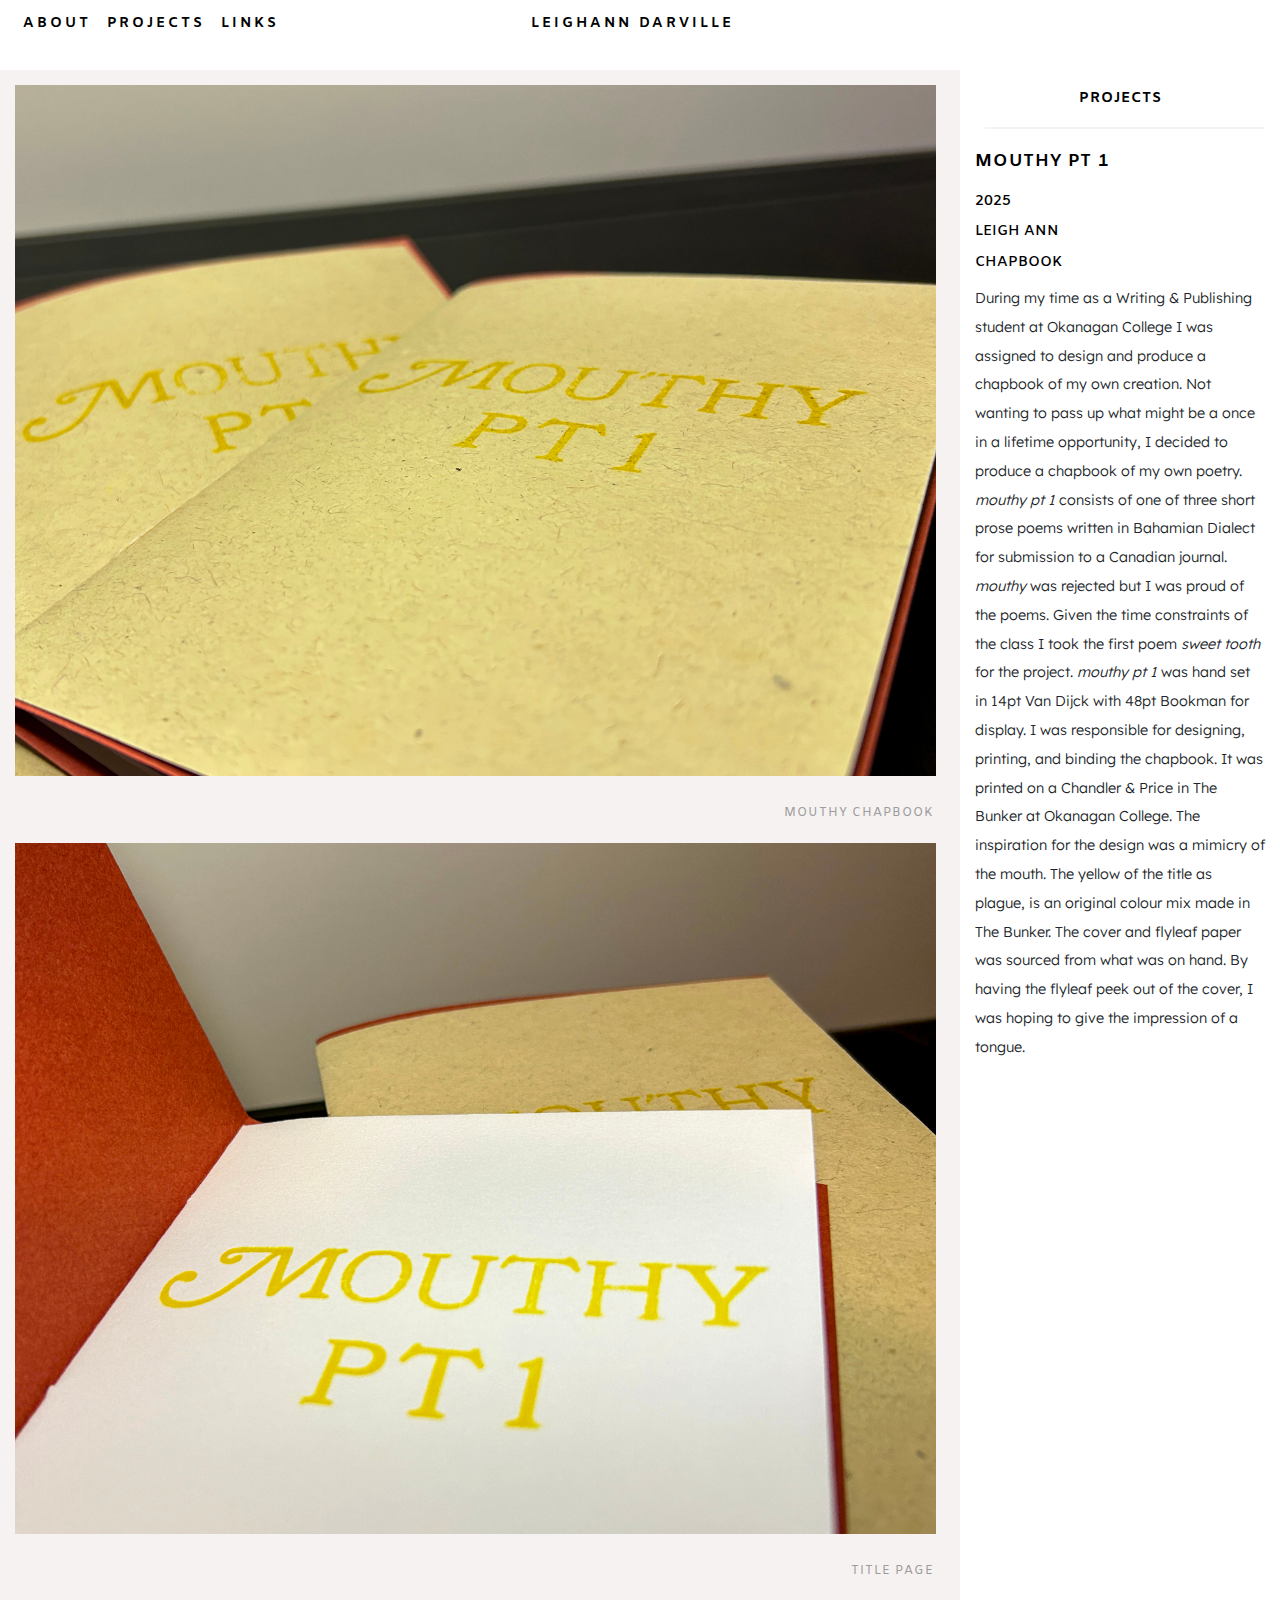
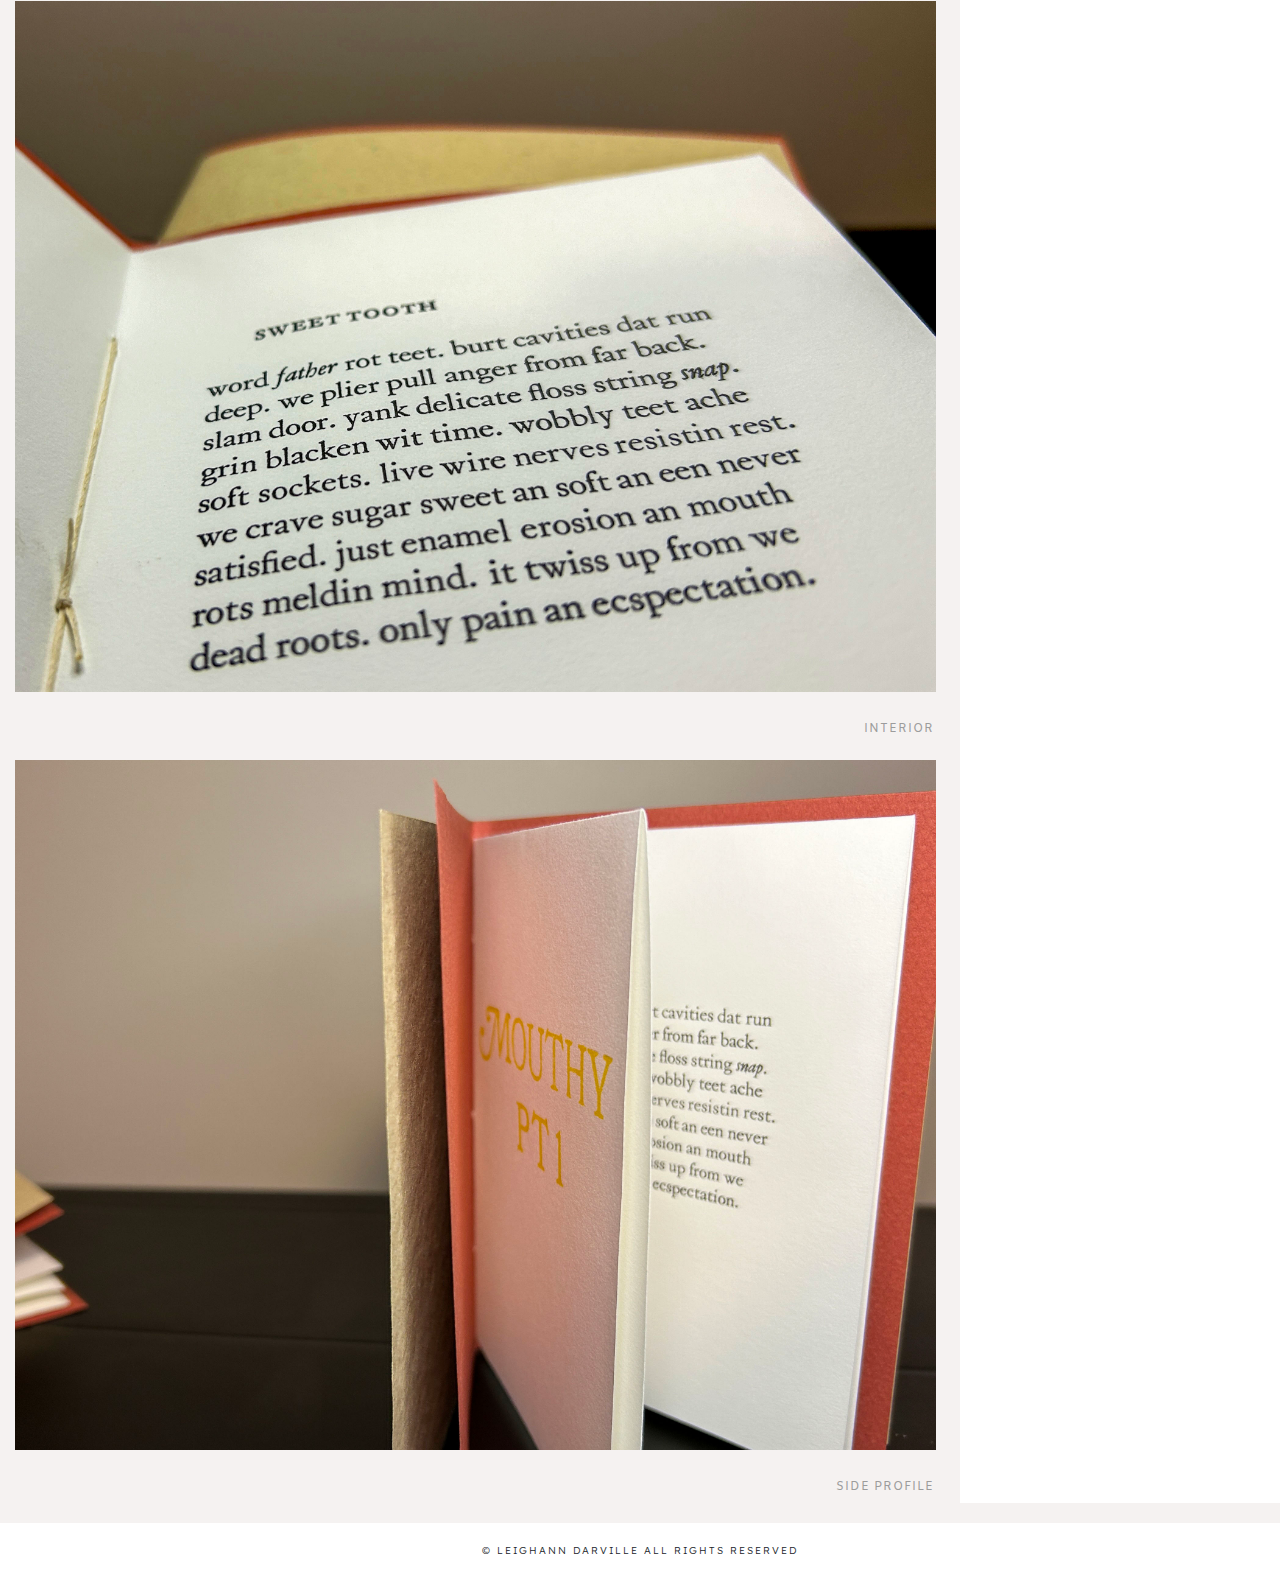
<file: mouthy.html>
<!DOCTYPE html>
<html lang="en">
  <head>
    <meta charset="utf-8">
	<meta http-equiv="X-UA-Compatible" content="IE=edge">
	<meta name="viewport" content="width=device-width, initial-scale=1">
    <title>MOUTHY || LEIGHANN DARVILLE</title>
    <!-- Bootstrap -->
	<link href="css/bootstrap-4.4.1.css" rel="stylesheet">
	<link href="custom-styles.css" rel="stylesheet" type="text/css">
	
	  <link rel="preconnect" href="https://fonts.googleapis.com">
	  <link rel="preconnect" href="https://fonts.gstatic.com" crossorigin>
	  <link href="https://fonts.googleapis.com/css2?family=Amiko:wght@400;600;700&family=Lexend:wght@100..900&display=swap" rel="stylesheet">
 
  </head>
  <body style="padding-top: 70px"><!--remove style on pages where you don't need a scroll-->
  	<!-- body code goes here --><!-- #BeginLibraryItem "/Library/nav.lbi" --><nav class="navbar fixed-top navbar-expand-lg navbar-light" style="background-color: white">
		
	<div class="container-fluid">
		
	  <div class="d-flex w-100">
				
	    <button class="navbar-toggler" type="button" data-toggle="collapse" data-target="#navbarSupportedContent1" aria-controls="navbarSupportedContent1" aria-expanded="false" aria-label="Toggle navigation"> <span class="navbar-toggler-icon"></span> </button>

			<div class="navbar-header">			  	
				<a class="navbar-brand" href="index.html">Leighann Darville</a>				
			  </div><!--end of navbar-header-->
				
			<div class="collapse navbar-collapse" id="navbarSupportedContent1">
	      		<ul class="navbar-nav mr-auto">
	        		<li class="nav-item"> <a class="nav-link" href="about.html">About</a> </li>
					<li class="nav-item"> <a class="nav-link" href="projects.html">Projects</a> </li>
	        		<li class="nav-item"> <a class="nav-link" href="links.html">Links</a> </li>
          		</ul>
      		</div><!--end of collaspe-->
			  
	  </div><!--end of d-flex-->
			
	</div><!--end of fluid container-->
		
  	</nav><!--end of navbar--><!-- #EndLibraryItem -->
	  
<div class="container-fluid" id="gray">
	<div class="row">
		  
		<aside class="col-md-9">			  
	    	<img src="images/mouthy_stack.jpg" width="3024" height="2268" alt="stack of mouth chapbook"/>
				<h5>mouthy Chapbook</h5>
			
	      	<img src="images/mouthy_title_page.jpg" width="3024" height="2268" alt="mouthy title page"/>
				<h5>Title Page</h5>
			
	      	<img src="images/mouthy_interior.jpg" width="3024" height="2268" alt="mouthy interior"/>
			  	<h5>Interior</h5>
	      	
			<img src="images/mouthy_standing.jpg" width="3024" height="2268" alt="mouthy side profile"/>
			  	<h5>Side Profile</h5>
		</aside><!--end of aside-->
		  
		<article class="col-md-3 bg-white">
		  	
			<h3>Projects</h3>
			
			<hr>
			
			<h1>mouthy pt 1</h1>
		    <h2>2025</h2>
			<h2>leigh ann</h2>
			<h2>Chapbook</h2>
			
			<p>During my time as a Writing & Publishing student at Okanagan College I was assigned to design and produce a chapbook of my own creation. Not wanting to pass up what might be a once in a lifetime opportunity, I decided to produce a chapbook of my own poetry. <em>mouthy pt 1</em> consists of one of three short prose poems written in Bahamian Dialect for submission to a Canadian journal. <em>mouthy</em> was rejected but I was proud of the poems. Given the time constraints of the class I took the first poem <em>sweet tooth</em> for the project. <em>mouthy pt 1</em> was hand set in 14pt Van Dijck with 48pt Bookman for display. I was responsible for designing, printing, and binding the chapbook. It was printed on a Chandler & Price in The Bunker at Okanagan College. The inspiration for the design was a mimicry of the mouth. The yellow of the title as plague, is an original colour mix made in The Bunker. The cover and flyleaf paper was sourced from what was on hand. By having the flyleaf peek out of the cover, I was hoping to give the impression of a tongue.</p>
			
	    </article><!--end of article-->
		  
    </div><!--end of 2-col row-->
  </div><!--end of container-fluid-->
	  
	  <!-- #BeginLibraryItem "/Library/footer.lbi" --><div class="container-fluid">
	  
    <div class="row footer">
	    <div class="col-md-12">
			<p> &copy; Leighann Darville All Rights Reserved
			</p>
		</div><!--end of one-col-->
    </div><!--end of row footer-->
  </div><!--end of container-fluid--><!-- #EndLibraryItem --><!-- jQuery (necessary for Bootstrap's JavaScript plugins) --> 
	<script src="js/jquery-3.4.1.min.js"></script>

	<!-- Include all compiled plugins (below), or include individual files as needed -->
	<script src="js/popper.min.js"></script> 
  <script src="js/bootstrap-4.4.1.js"></script>
  </body>
</html>
</file>
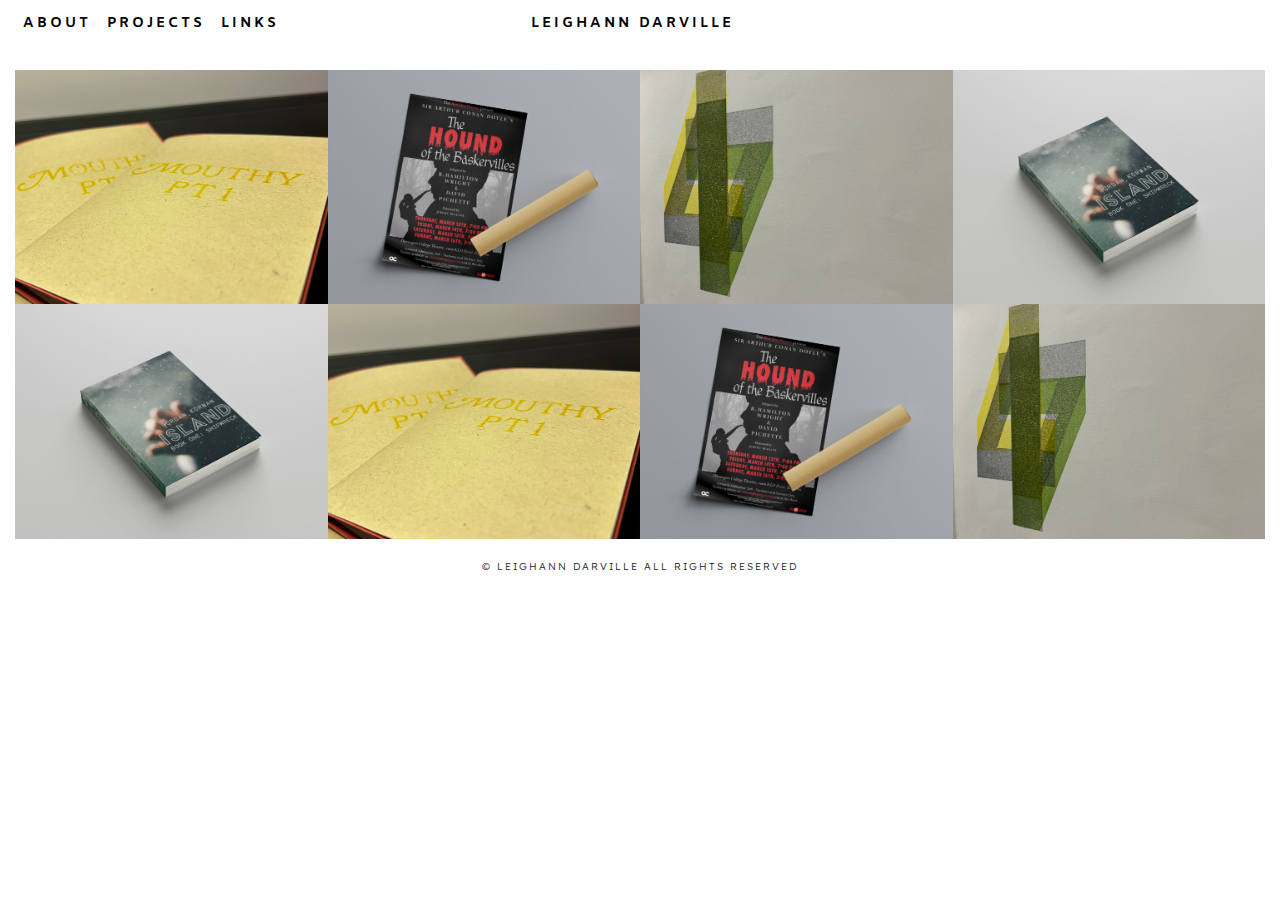
<file: projects.html>
<!DOCTYPE html>
<html lang="en">
  <head>
    <meta charset="utf-8">
	<meta http-equiv="X-UA-Compatible" content="IE=edge">
	<meta name="viewport" content="width=device-width, initial-scale=1">
    <title>PROJECTS || LEIGHANN DARVILLE</title>
    <!-- Bootstrap -->
	<link href="css/bootstrap-4.4.1.css" rel="stylesheet">
	<link href="custom-styles.css" rel="stylesheet" type="text/css">
	
	  <link rel="preconnect" href="https://fonts.googleapis.com">
	  <link rel="preconnect" href="https://fonts.gstatic.com" crossorigin>
	  <link href="https://fonts.googleapis.com/css2?family=Amiko:wght@400;600;700&family=Lexend:wght@100..900&display=swap" rel="stylesheet">
 
  </head>
  <body style="padding-top: 70px"><!--remove style on pages where you don't need a scroll-->
  	<!-- body code goes here --><!-- #BeginLibraryItem "/Library/nav.lbi" --><nav class="navbar fixed-top navbar-expand-lg navbar-light" style="background-color: white">
		
	<div class="container-fluid">
		
	  <div class="d-flex w-100">
				
	    <button class="navbar-toggler" type="button" data-toggle="collapse" data-target="#navbarSupportedContent1" aria-controls="navbarSupportedContent1" aria-expanded="false" aria-label="Toggle navigation"> <span class="navbar-toggler-icon"></span> </button>

			<div class="navbar-header">			  	
				<a class="navbar-brand" href="index.html">Leighann Darville</a>				
			  </div><!--end of navbar-header-->
				
			<div class="collapse navbar-collapse" id="navbarSupportedContent1">
	      		<ul class="navbar-nav mr-auto">
	        		<li class="nav-item"> <a class="nav-link" href="about.html">About</a> </li>
					<li class="nav-item"> <a class="nav-link" href="projects.html">Projects</a> </li>
	        		<li class="nav-item"> <a class="nav-link" href="links.html">Links</a> </li>
          		</ul>
      		</div><!--end of collaspe-->
			  
	  </div><!--end of d-flex-->
			
	</div><!--end of fluid container-->
		
  	</nav><!--end of navbar--><!-- #EndLibraryItem -->
	  
<div class="container-fluid">
  <div class="row no-gutters">
		  
		<div class="col-12 col-sm-12 col-md-6 col-lg-3 col-xl-3">
			<div class="columns"> <a href="mouthy.html"><img src="images/mouthy_stack.jpg" width="3024" height="2268" alt=""/></a>
			</div><!--end of columns-->
		</div><!--end of col-md-3-->

		<div class="col-12 col-sm-12 col-md-6 col-lg-3 col-xl-3">
			<div class="columns"> <a href="baskervillesposter.html"><img src="images/baskervillesposter_flat.jpg" width="3000" height="2250" alt="the hound of the baskervilles poster"/></a>
			</div><!--end of columns-->
		</div><!--end of col-md-3-->
	  
	  <div class="col-12 col-sm-12 col-md-6 col-lg-3 col-xl-3">
			<div class="columns"> <a href="woodtypeprint.html"><img src="images/wood-type-prints_single.jpg" width="4032" height="2268" alt=""/></a>
			</div><!--end of columns-->
		</div><!--end of col-md-3-->

		<div class="col-12 col-sm-12 col-md-6 col-lg-3 col-xl-3">
			<div class="columns"> <a href="island.html"><img src="images/island_cover-spine.jpg" width="3000" height="2250" alt=""/></a>
			</div><!--end of columns-->
		</div><!--end of col-md-3-->
		  

	  </div><!--end of 4-col row-->		
    </div><!--end of container-fluid-->

	<div class="container-fluid">
	  <div class="row no-gutters">
		  
		<div class="col-12 col-sm-12 col-md-6 col-lg-3 col-xl-3">
			<div class="columns"> <a href="island.html"><img src="images/island_cover-spine.jpg" width="3000" height="2250" alt=""/></a>
			</div><!--end of columns-->
		</div><!--end of col-md-3-->
		  
		<div class="col-12 col-sm-12 col-md-6 col-lg-3 col-xl-3">
			<div class="columns"> <a href="mouthy.html"><img src="images/mouthy_stack.jpg" width="3024" height="2268" alt=""/></a>
			</div><!--end of columns-->
		</div><!--end of col-md-3-->

		<div class="col-12 col-sm-12 col-md-6 col-lg-3 col-xl-3">
			<div class="columns"> <a href="baskervillesposter.html"><img src="images/baskervillesposter_flat.jpg" width="3000" height="2250" alt="the hound of the baskervilles poster"/></a>
			</div><!--end of columns-->
		</div><!--end of col-md-3-->
		  
		  <div class="col-12 col-sm-12 col-md-6 col-lg-3 col-xl-3">
			<div class="columns"> <a href="woodtypeprint.html"><img src="images/wood-type-prints_single.jpg" width="4032" height="2268" alt=""/></a>
			</div><!--end of columns-->
		</div><!--end of col-md-3-->
		  

	  </div><!--end of 4-col row-->		
    </div><!--end of container-fluid-->
	  
	  <!-- #BeginLibraryItem "/Library/footer.lbi" --><div class="container-fluid">
	  
    <div class="row footer">
	    <div class="col-md-12">
			<p> &copy; Leighann Darville All Rights Reserved
			</p>
		</div><!--end of one-col-->
    </div><!--end of row footer-->
  </div><!--end of container-fluid--><!-- #EndLibraryItem --><!-- jQuery (necessary for Bootstrap's JavaScript plugins) --> 
	<script src="js/jquery-3.4.1.min.js"></script>

	<!-- Include all compiled plugins (below), or include individual files as needed -->
	<script src="js/popper.min.js"></script> 
  <script src="js/bootstrap-4.4.1.js"></script>
  </body>
</html>
</file>
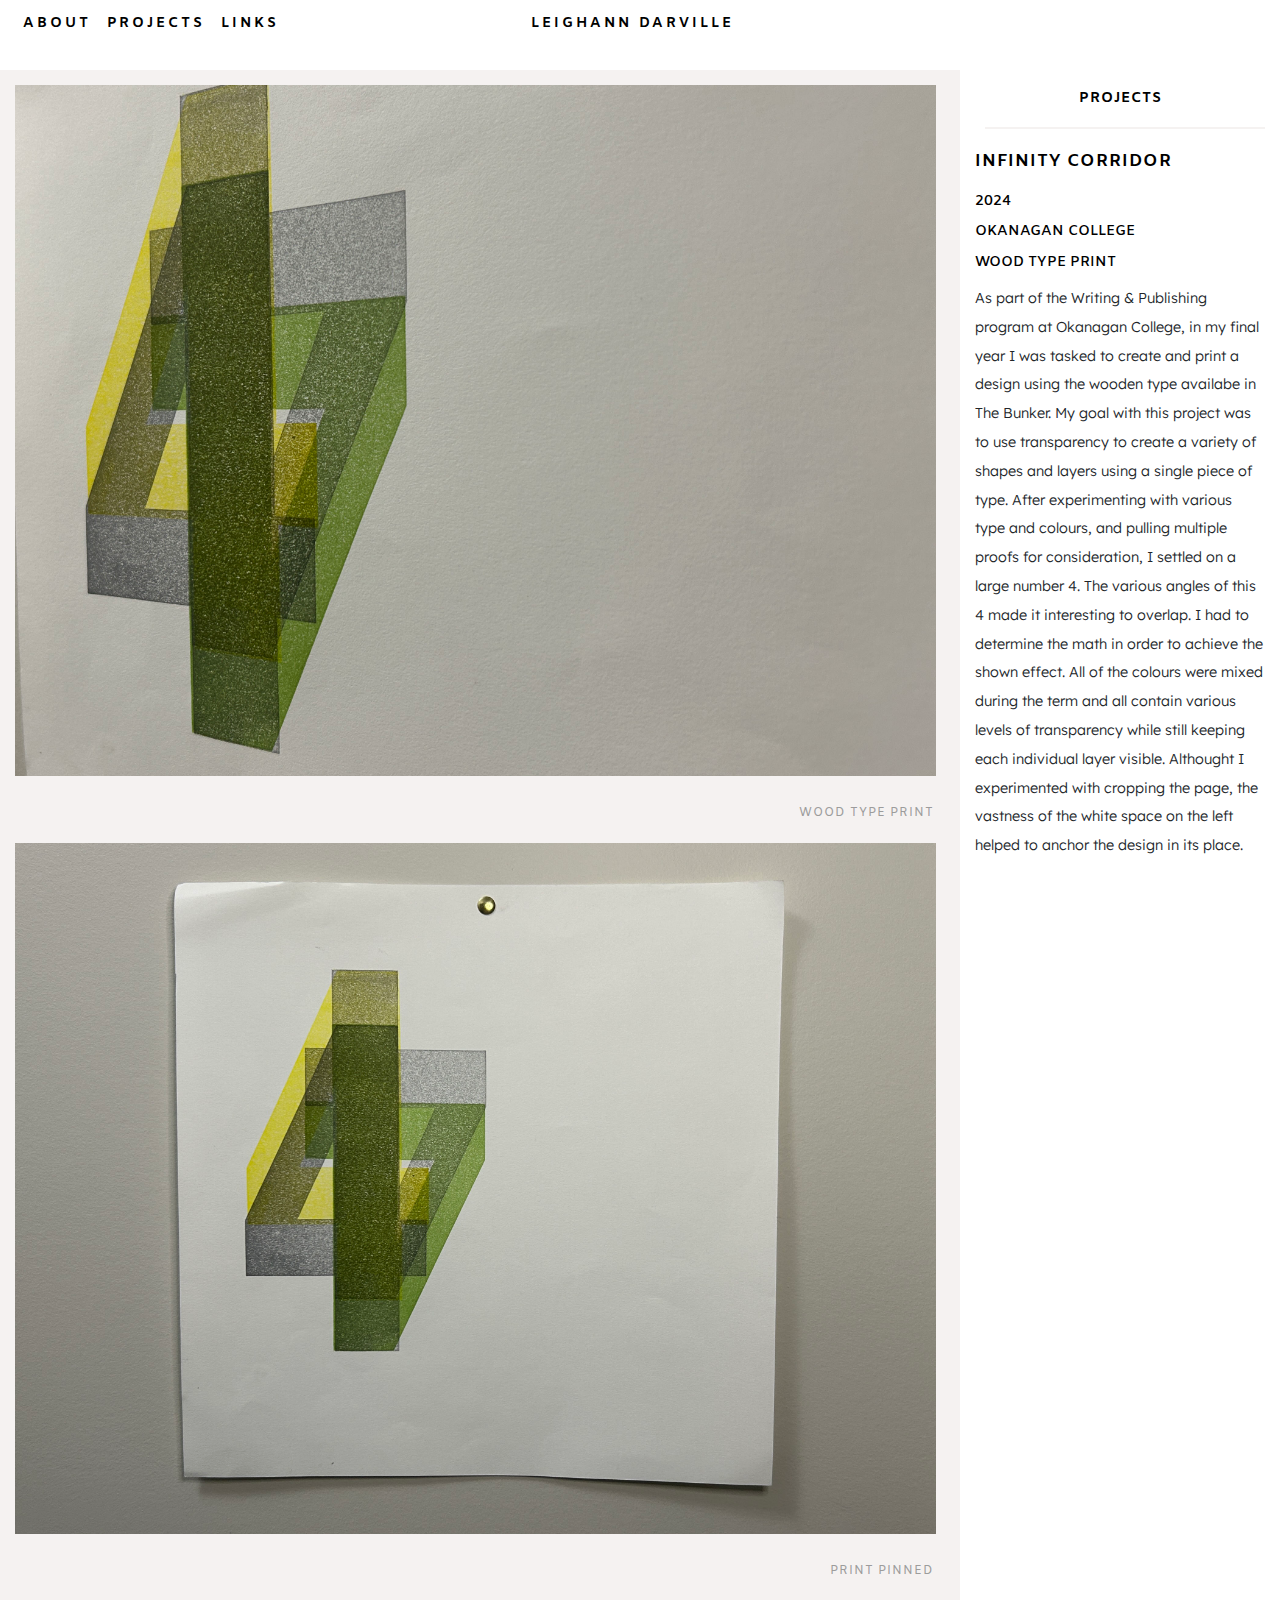
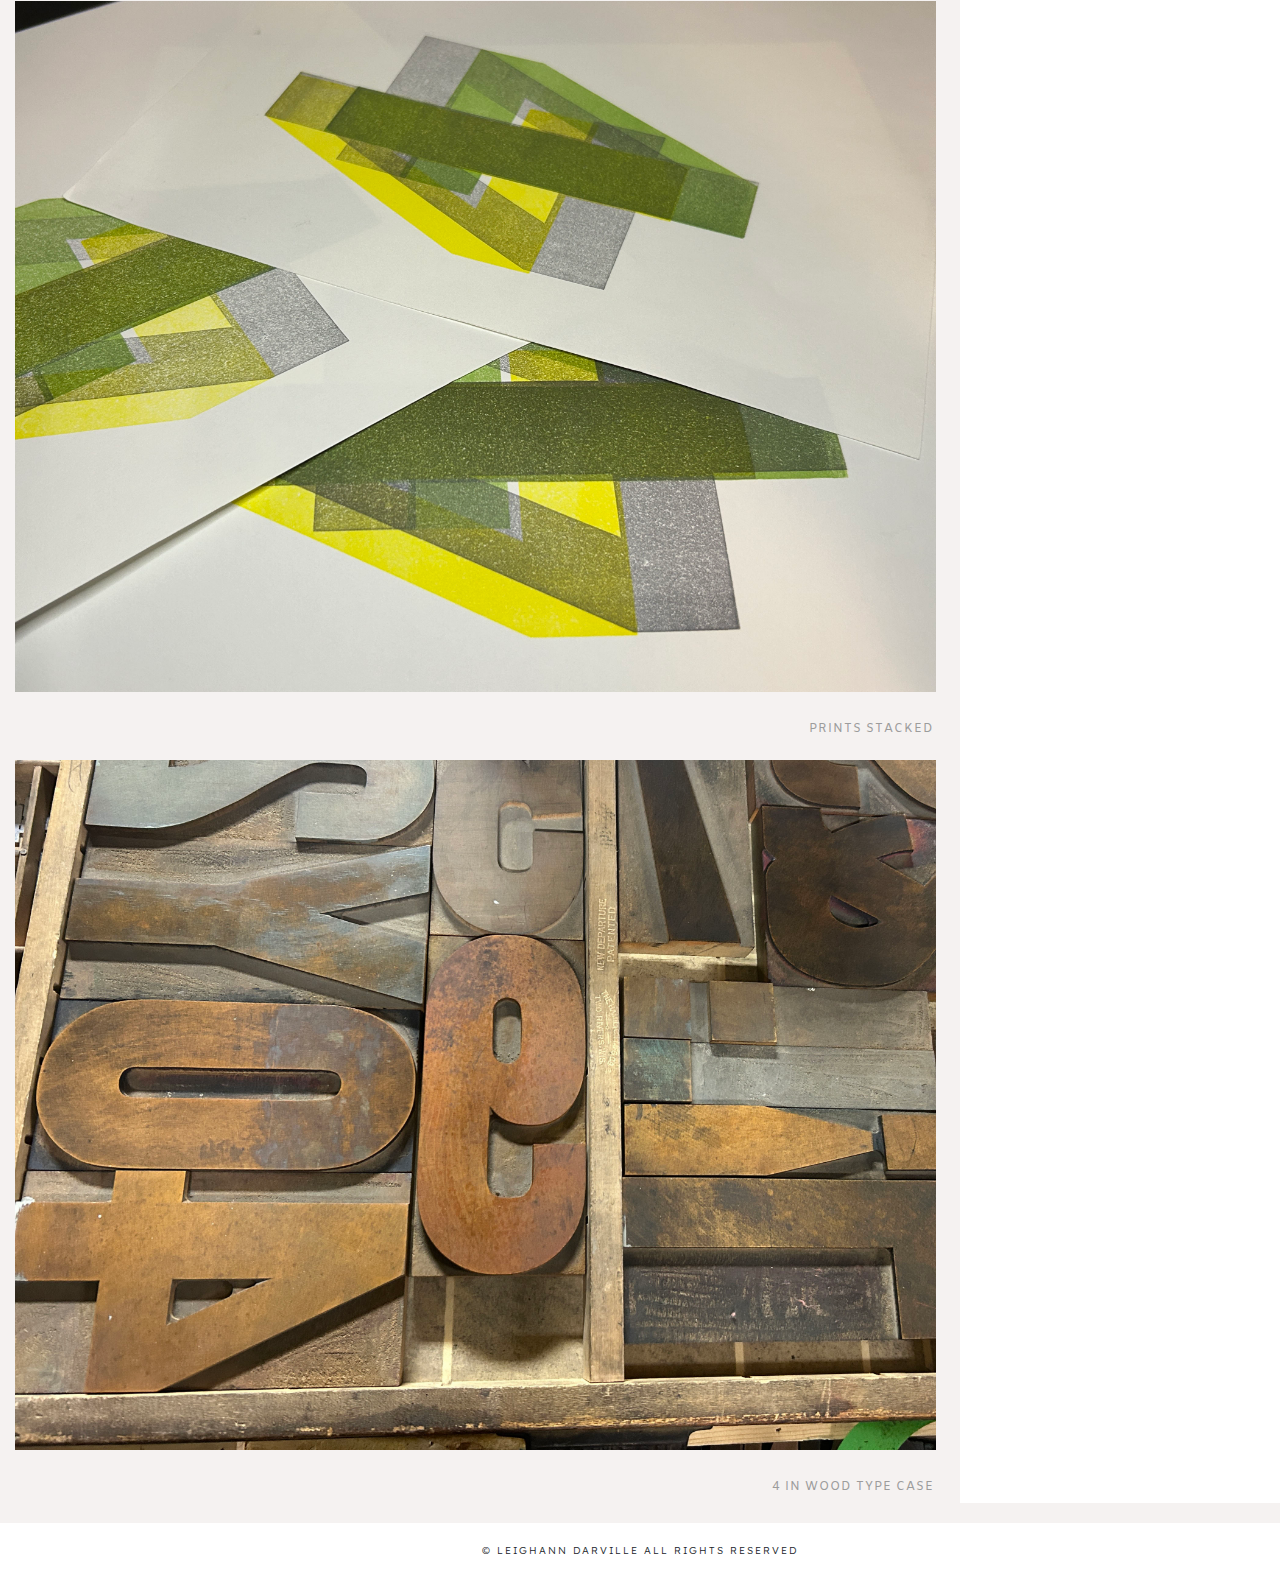
<file: woodtypeprint.html>
<!DOCTYPE html>
<html lang="en">
  <head>
    <meta charset="utf-8">
	<meta http-equiv="X-UA-Compatible" content="IE=edge">
	<meta name="viewport" content="width=device-width, initial-scale=1">
    <title>WOOD TYPE PRINT || LEIGHANN DARVILLE</title>
    <!-- Bootstrap -->
	<link href="css/bootstrap-4.4.1.css" rel="stylesheet">
	<link href="custom-styles.css" rel="stylesheet" type="text/css">
	
	  <link rel="preconnect" href="https://fonts.googleapis.com">
	  <link rel="preconnect" href="https://fonts.gstatic.com" crossorigin>
	  <link href="https://fonts.googleapis.com/css2?family=Amiko:wght@400;600;700&family=Lexend:wght@100..900&display=swap" rel="stylesheet">
 
  </head>
  <body style="padding-top: 70px"><!--remove style on pages where you don't need a scroll-->
  	<!-- body code goes here --><!-- #BeginLibraryItem "/Library/nav.lbi" --><nav class="navbar fixed-top navbar-expand-lg navbar-light" style="background-color: white">
		
	<div class="container-fluid">
		
	  <div class="d-flex w-100">
				
	    <button class="navbar-toggler" type="button" data-toggle="collapse" data-target="#navbarSupportedContent1" aria-controls="navbarSupportedContent1" aria-expanded="false" aria-label="Toggle navigation"> <span class="navbar-toggler-icon"></span> </button>

			<div class="navbar-header">			  	
				<a class="navbar-brand" href="index.html">Leighann Darville</a>				
			  </div><!--end of navbar-header-->
				
			<div class="collapse navbar-collapse" id="navbarSupportedContent1">
	      		<ul class="navbar-nav mr-auto">
	        		<li class="nav-item"> <a class="nav-link" href="about.html">About</a> </li>
					<li class="nav-item"> <a class="nav-link" href="projects.html">Projects</a> </li>
	        		<li class="nav-item"> <a class="nav-link" href="links.html">Links</a> </li>
          		</ul>
      		</div><!--end of collaspe-->
			  
	  </div><!--end of d-flex-->
			
	</div><!--end of fluid container-->
		
  	</nav><!--end of navbar--><!-- #EndLibraryItem -->
	  
	  <div class="container-fluid" id="gray">
 	  <div class="row">
		  
		  <aside class="col-md-9">			  
	      	<img src="images/wood-type-prints_single.jpg" width="3024" height="2268" alt="overlapping 4s in gray, yellow, and green creating a layered image"/>
			  <h5>Wood Type Print</h5>
	      	<img src="images/wood-type-prints_wall.jpg" width="3024" height="2268" alt="wood type print hanging on wall"/>
			  <h5>Print Pinned</h5>
	      	<img src="images/wood-type-prints_bundle.jpg" width="3024" height="2268" alt="stack of wood type prints"/>
			  <h5>Prints Stacked</h5>
	      	<img src="images/wood-type-prints_case.jpg" width="3024" height="2268" alt="case of wood type"/>
			  <h5>4 in Wood Type Case</h5>
		  </aside><!--end of aside-->
		  
		<article class="col-md-3 bg-white">
		  	<h3>Projects</h3>
			<hr>
			<h1>Infinity Corridor</h1>
		    <h2>2024</h2>
			<h2>Okanagan College</h2>
			<h2>Wood Type Print</h2>
			<p>As part of the Writing & Publishing program at Okanagan College, in my final year I was tasked to create and print a design using the wooden type availabe in The Bunker. My goal with this project was to use transparency to create a variety of shapes and layers using a single piece of type. After experimenting with various type and colours, and pulling multiple proofs for consideration, I settled on a large number 4. The various angles of this 4 made it interesting to overlap. I had to determine the math in order to achieve the shown effect. All of the colours were mixed during the term and all contain various levels of transparency while still keeping each individual layer visible. Althought I experimented with cropping the page, the vastness of the white space on the left helped to anchor the design in its place.</p>
	    </article><!--end of article-->
		  
    </div><!--end of 2-col row-->
  </div><!--end of container-fluid--><!-- #BeginLibraryItem "/Library/footer.lbi" --><div class="container-fluid">
	  
    <div class="row footer">
	    <div class="col-md-12">
			<p> &copy; Leighann Darville All Rights Reserved
			</p>
		</div><!--end of one-col-->
    </div><!--end of row footer-->
  </div><!--end of container-fluid--><!-- #EndLibraryItem --><!-- jQuery (necessary for Bootstrap's JavaScript plugins) --> 
	<script src="js/jquery-3.4.1.min.js"></script>

	<!-- Include all compiled plugins (below), or include individual files as needed -->
	<script src="js/popper.min.js"></script> 
  <script src="js/bootstrap-4.4.1.js"></script>
  </body>
</html>
</file>
<file: custom-styles.css>
@charset "utf-8";
body {
    font-family: "Lexend", sans-serif;
    font-size: 90%;
    font-weight: 300;
}

h1 {
    font-family: "Amiko", sans-serif;
    font-weight: 700;
    color: black;
    text-transform: uppercase;
    letter-spacing: 1px;
    font-size: 120%;
    padding-bottom: 10px;
    line-height: 150%;
}

h2 {
    font-family: "Amiko", sans-serif;
    font-weight: 600;
    color: black;
    text-transform: uppercase;
    font-size: 100%;
    padding-bottom: 5px;
}

h3 {
    font-family: "Amiko", sans-serif;
    font-weight: 900;
    color: black;
    text-transform: uppercase;
    letter-spacing: 1px;
    font-size: 100%;
    text-align: center;
    padding-top: 20px;
}

h4 {
    font-family: "Amiko", sans-serif;
    font-weight: 900;
    color: black;
    text-transform: uppercase;
    letter-spacing: 1px;
    font-size: 100%;
}
h5 {
    font-family: "Amiko", sans-serif;
    font-weight: 900;
    color: black;
    text-transform: uppercase;
    letter-spacing: 1px;
    font-size: 100%;
	padding-top: 30px;
}
h6{
    font-family: "Amiko", sans-serif;
    font-weight: 600;
    color: black;
    text-transform: uppercase;
    letter-spacing: 1px;
    font-size: 90%;
	padding-top: 15px;
}
.navbar {
    font-family: "Amiko", sans-serif;
    font-weight: 700;
    color: black;
    text-transform: uppercase;
    letter-spacing: 2px;
    font-size: 110%;
}

.navbar-brand {
	text-align: center;
	float: none;
}



.navbar-header   {
	float: left;
    text-align: center;
    width: 100%;
}
.navbar-nav {
    float: left!important;
}

.navbar ul {
	position: absolute;
	left: 15px;
}
.navbar-light .navbar-nav .nav-link {
	color: black;
}
.navbar a:link, .navbar a:active, .navbar a:visited {
    font-family: "Amiko", sans-serif;
    font-weight: 700;
    color: black;
    text-transform: uppercase;
    letter-spacing: 3px;
    font-size: 90%;
}
.navbar a:hover {
    font-family: "Amiko", sans-serif;
    font-weight: 700;
    color: black;
    text-transform: uppercase;
    letter-spacing: 3px;
    font-size: 90%;
    text-decoration: line-through;
}
#banner {
    background-position: center;
    background-repeat: none;
    background-image: url(images/typing.jpg);
    background-size: cover;
    padding-top: 250px;
    height: 100vh;
}

#banner h1 {
    font-family: "Amiko", sans-serif;
    font-weight: 700;
    color: #FFFFFF;
    text-transform: uppercase;
    letter-spacing: 2px;
    font-size: 300%;
    text-align: center;
}
.tab-space {
    padding-left: 10%;
}
.columns img {
    width: 100%;
    padding: 0;
    margin: 0;
    height: auto;
}
aside img {
    width: 99%;
    margin-top: 15px;
    margin-left: 0px;
    height: auto;

}
aside h5 {
    font-weight: 200;
    font-size: 85%;
    text-align: right;
    color: #9C9C9C;
    letter-spacing: 1px;
    padding-right: 11px;
}


article {
    line-height: 200%;
}
article a:link, article a:active, article a:visited {
    color: #6bc4cc;
}
article a:hover {
    color: #8DD1D7;
    text-decoration: none;
}
.footer p {
    text-transform: uppercase;
    letter-spacing: 2PX;
    font-size: 70%;
    text-align: center;
    padding-top: 20px;
}


hr {
    border: thin solid #f5f2f1;
    margin-left: 10px;
    margin-bottom: 20px;
    margin-top: 20px;
}
#gray {
    background-color: #f5f2f1;
    padding-bottom: 20px;
}
.bottom-padding {
    padding-bottom: 30px;
}

.top-margin {
    margin-top: 30px;
}

.top-padding {
    padding-top: 30px;
}
.bottom-margin {
    margin-bottom: 20px;

}
.small-pic img {
    display: block;
    margin-left: auto;
    margin-right: auto;
    padding: 15px;

    width: 75%
%;
    width: 75%;

}
</file>
